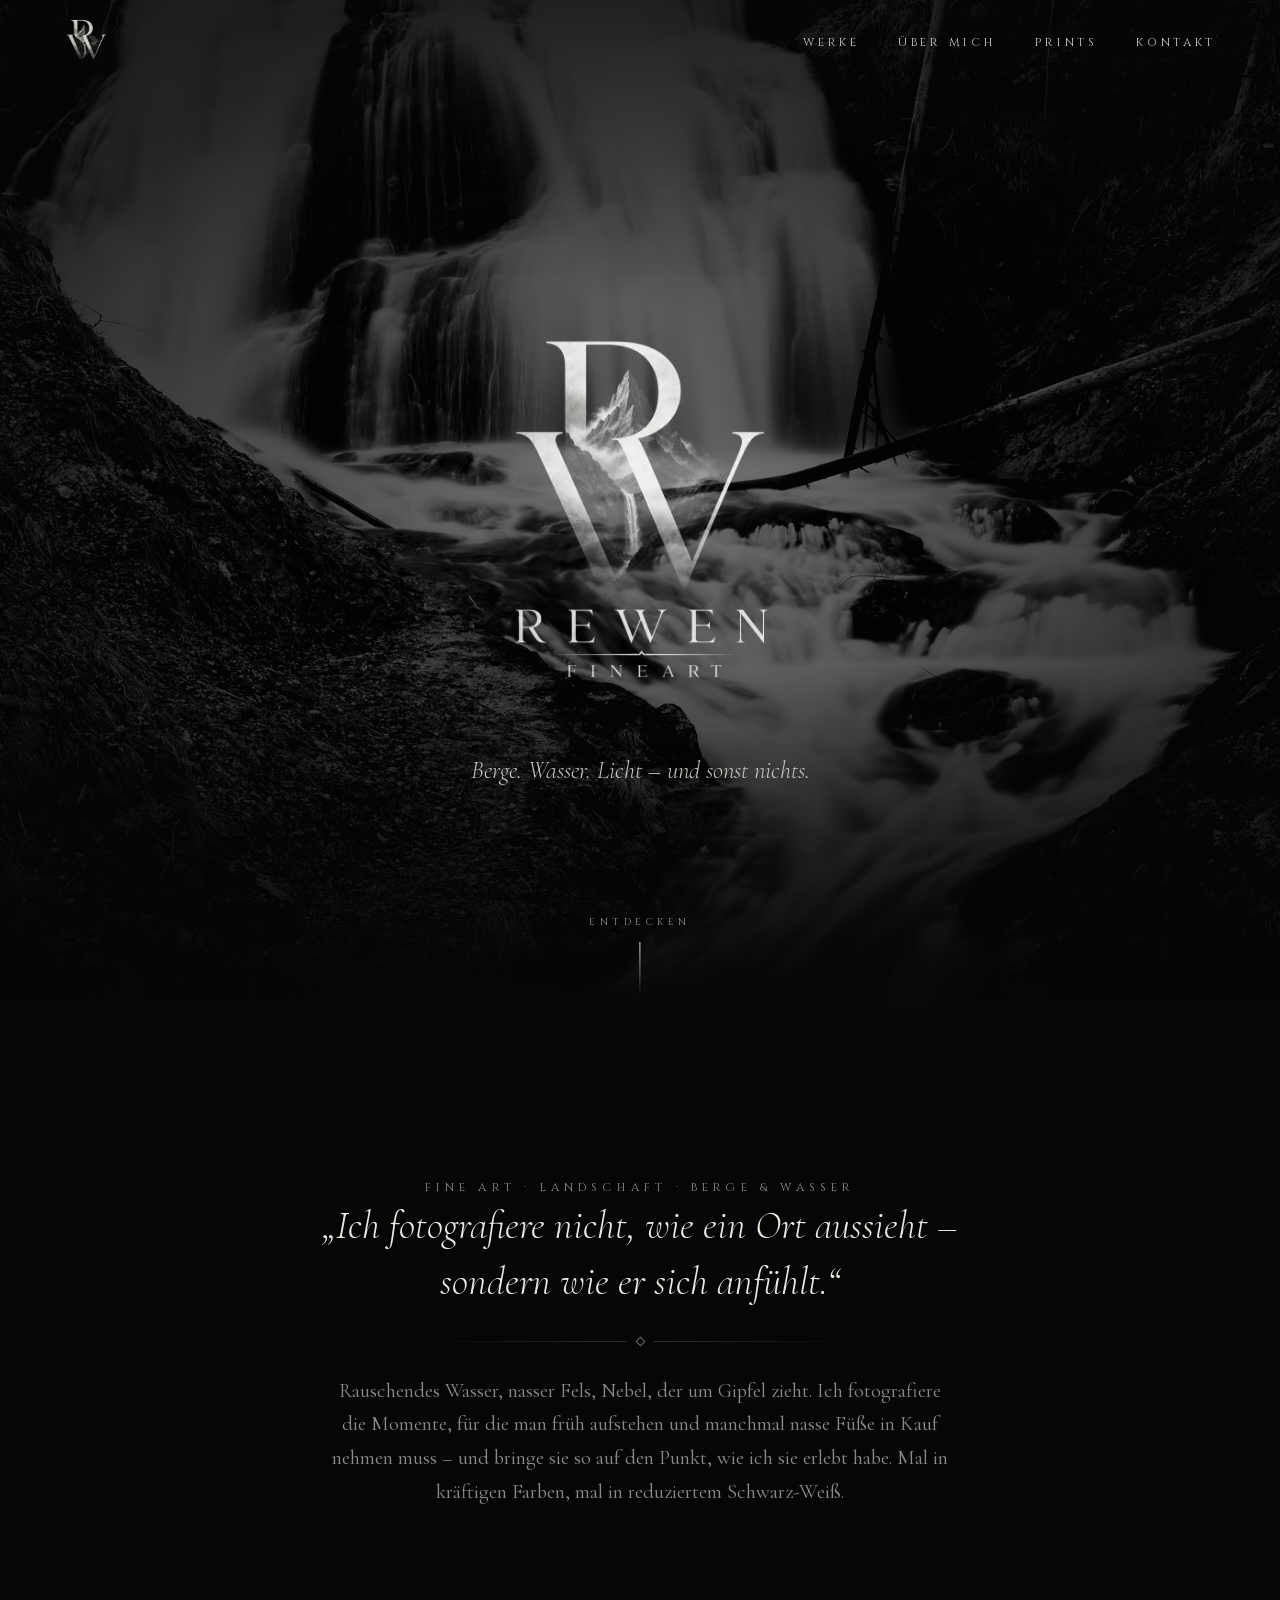
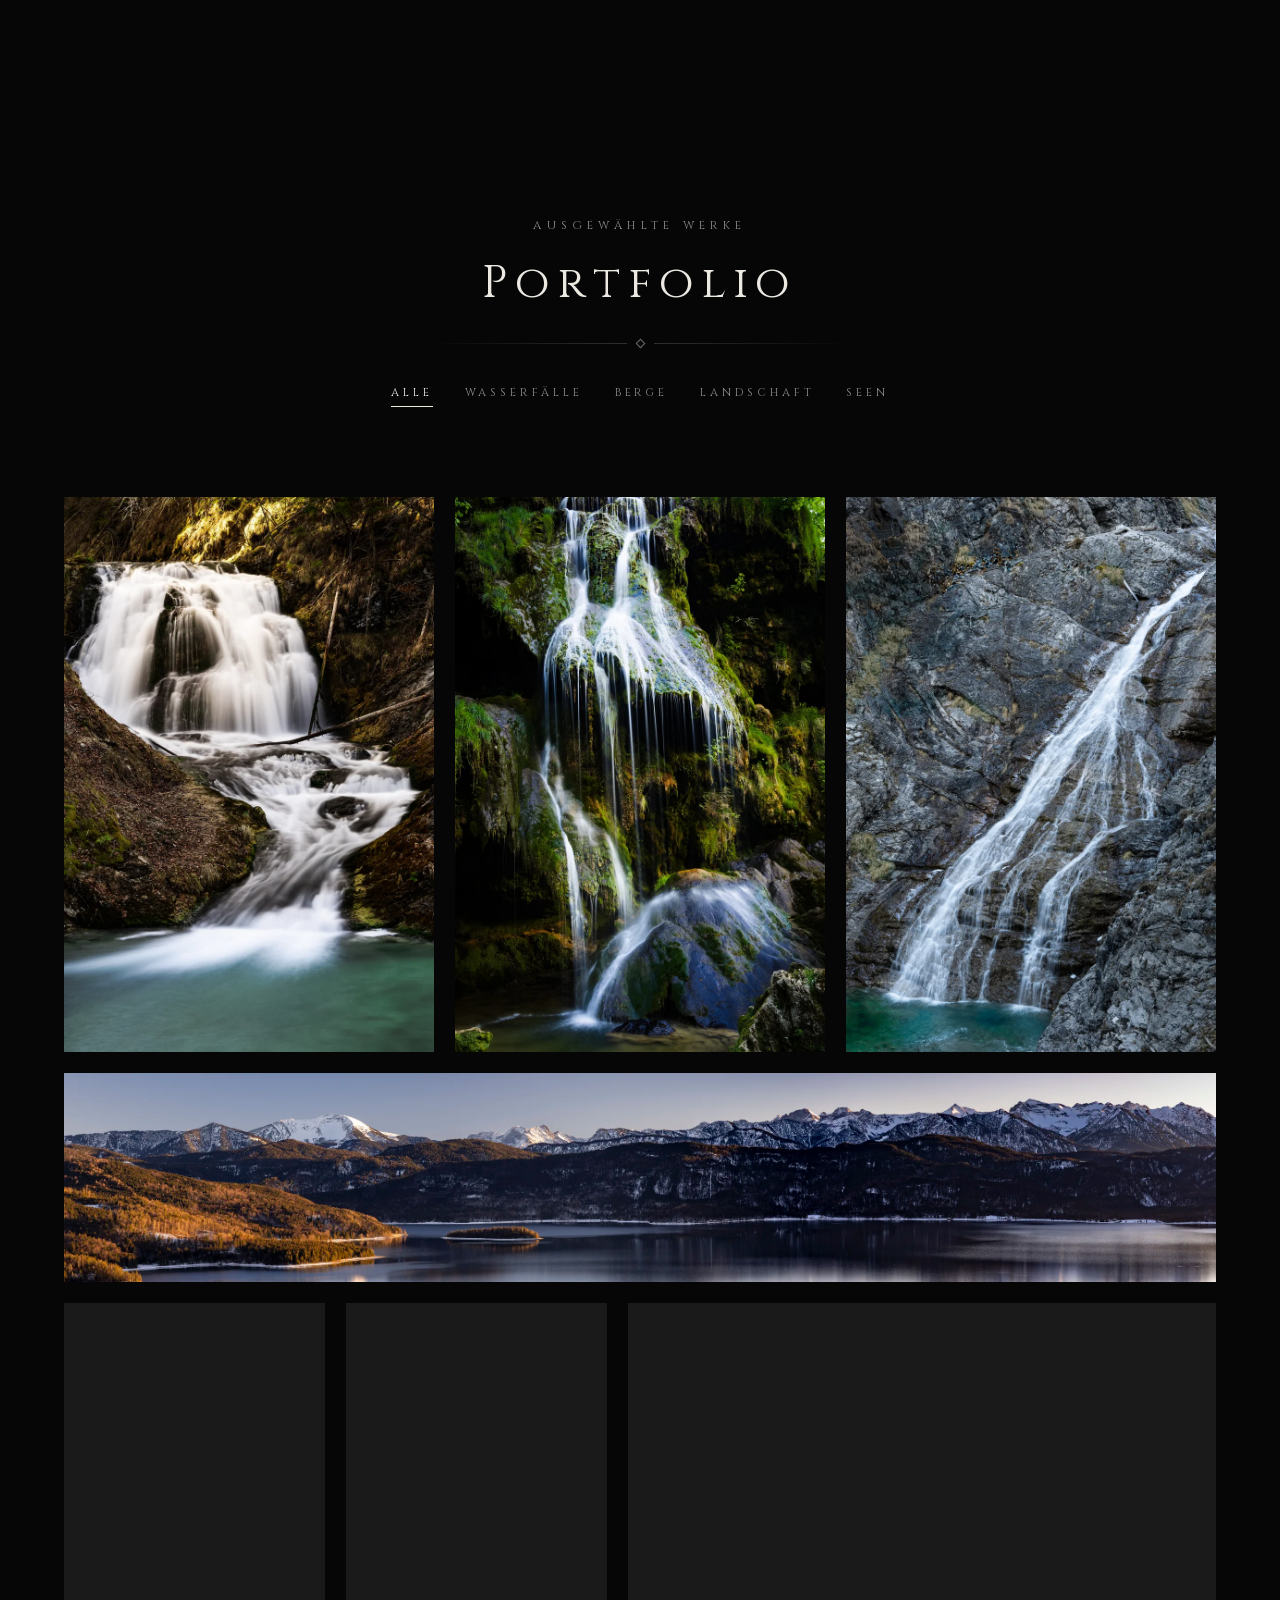
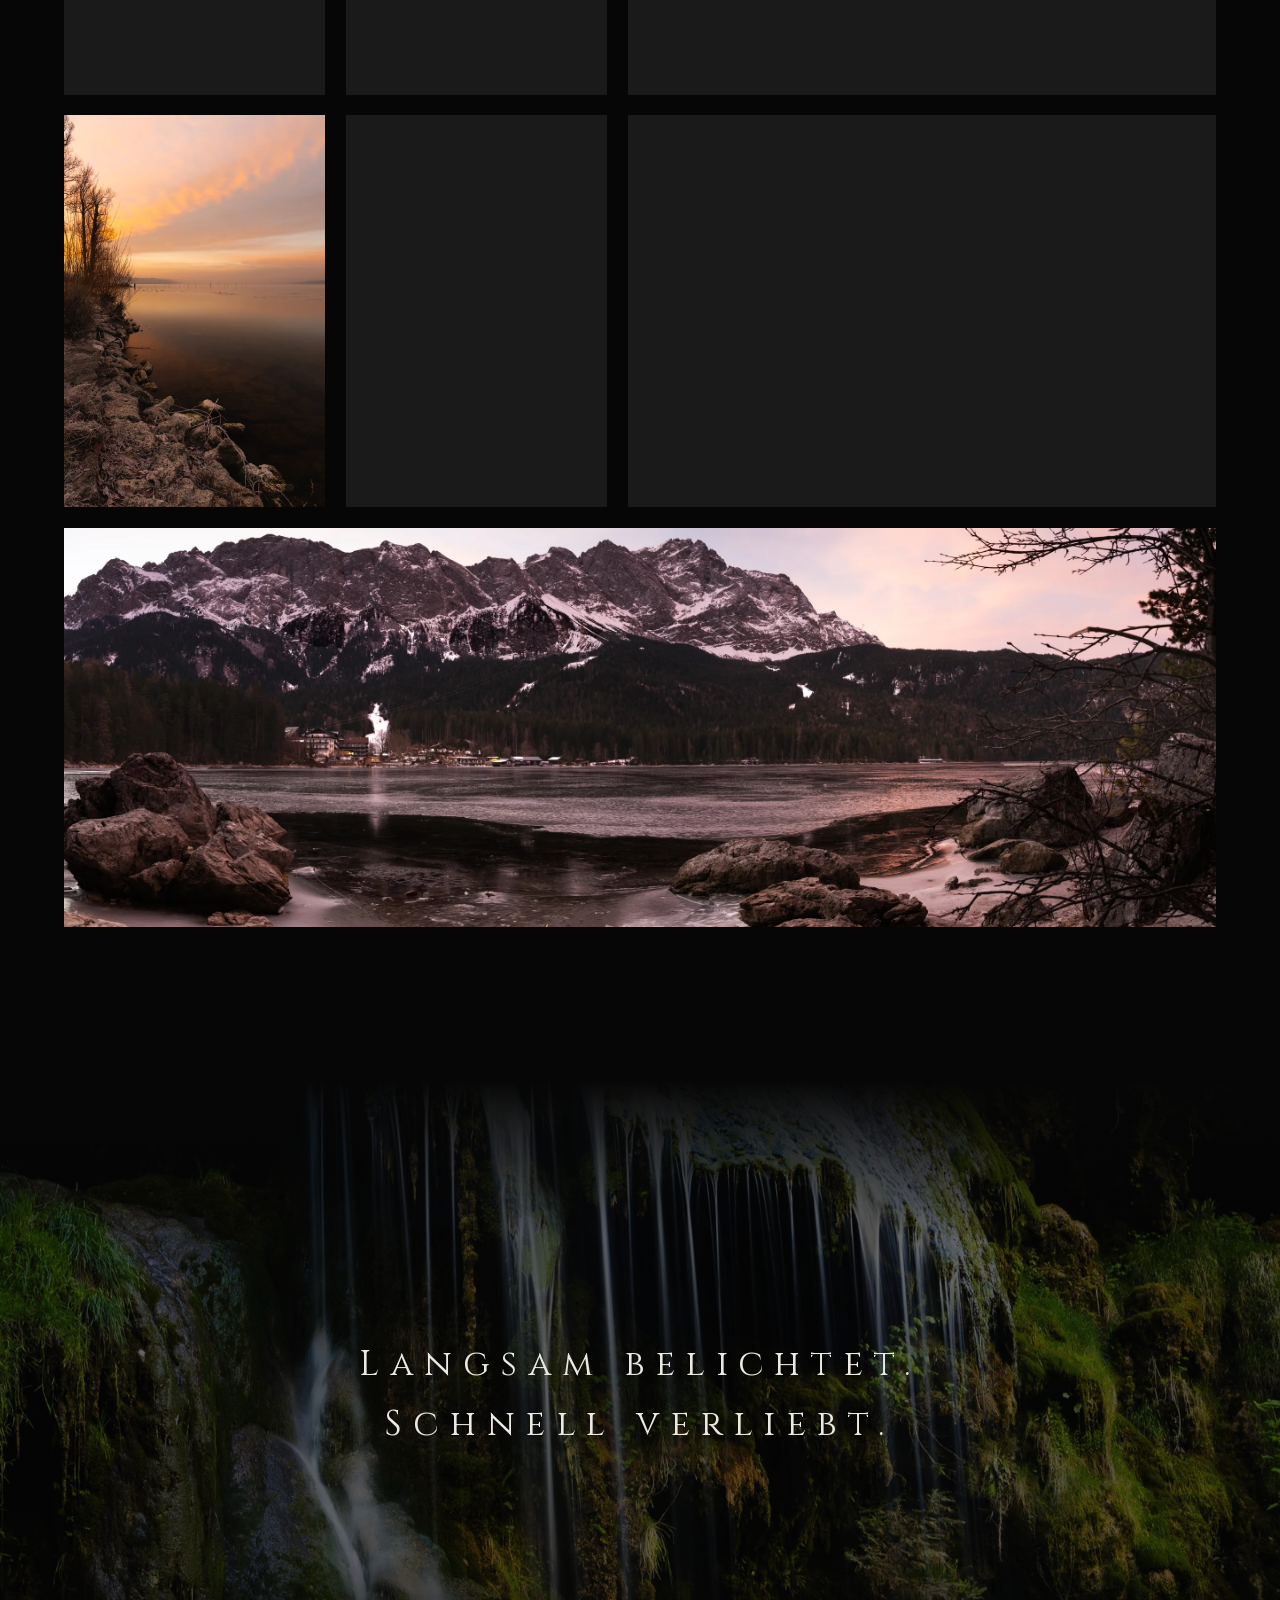
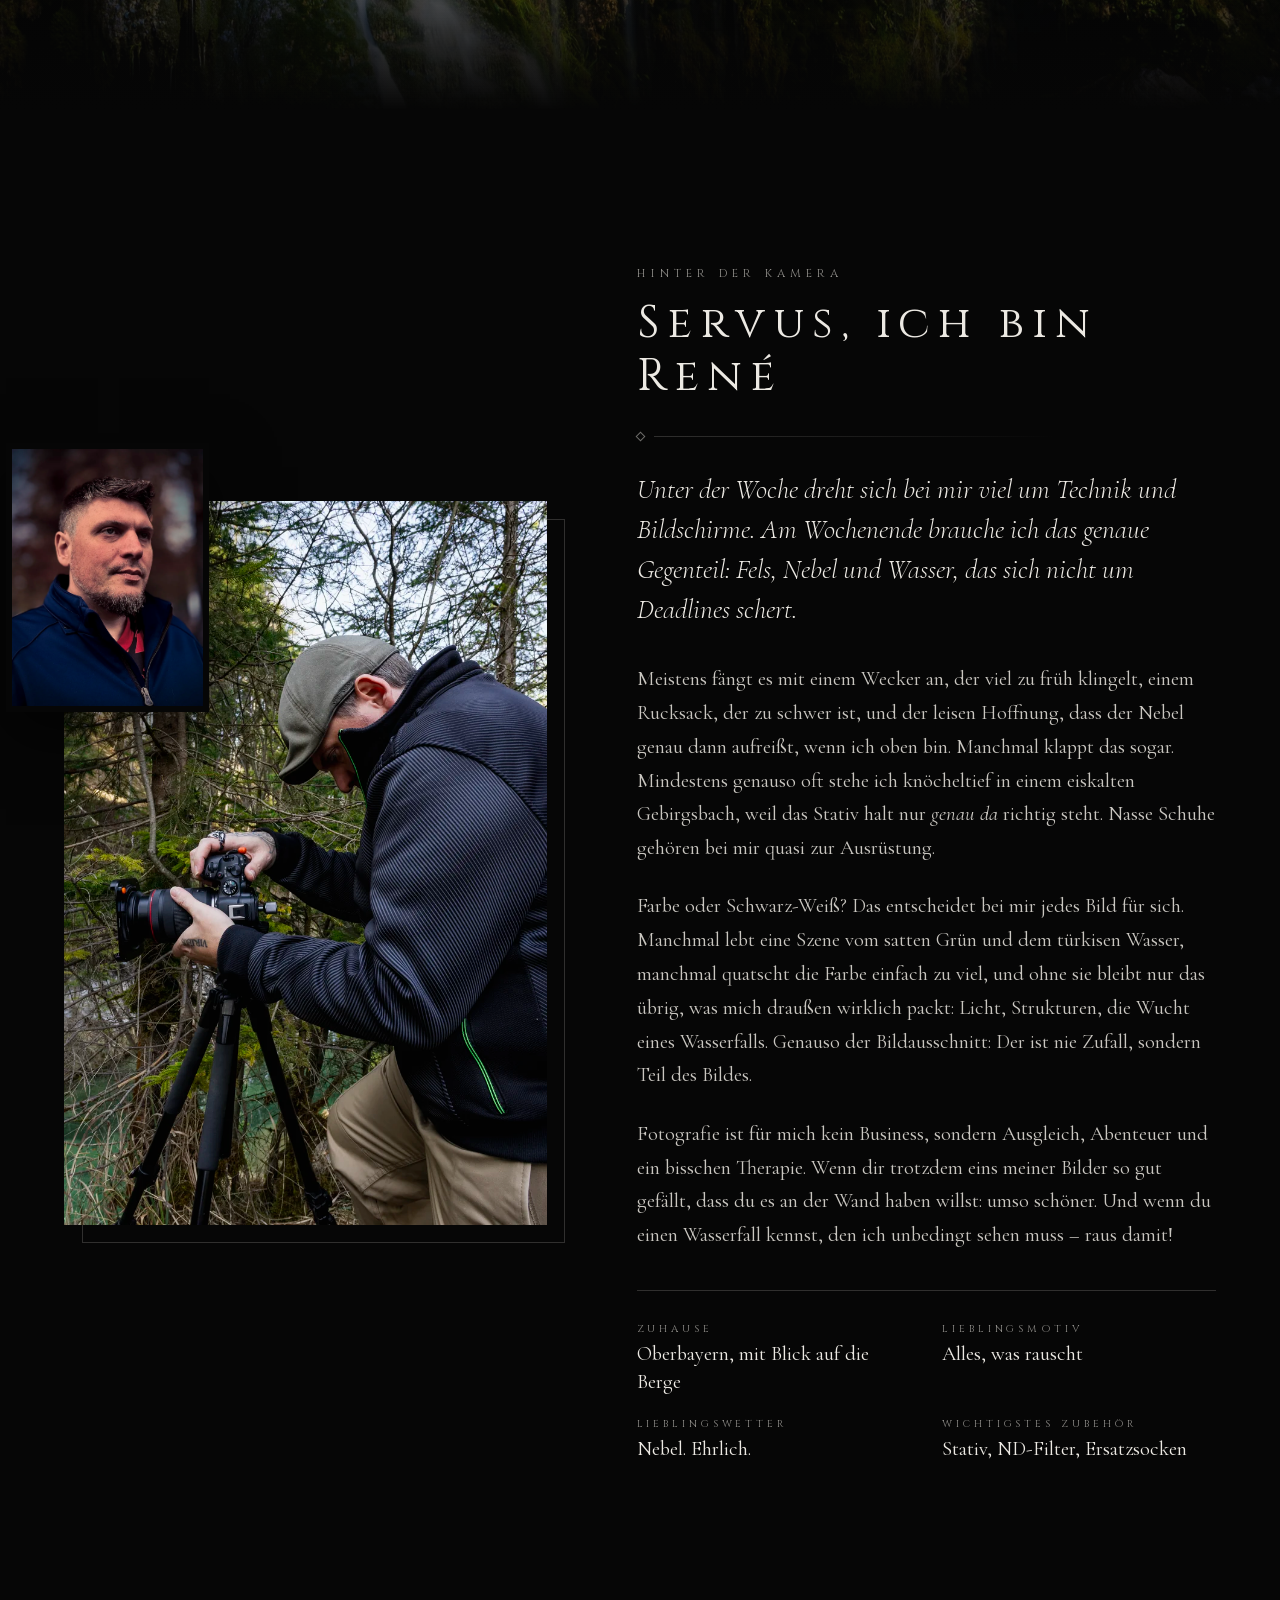
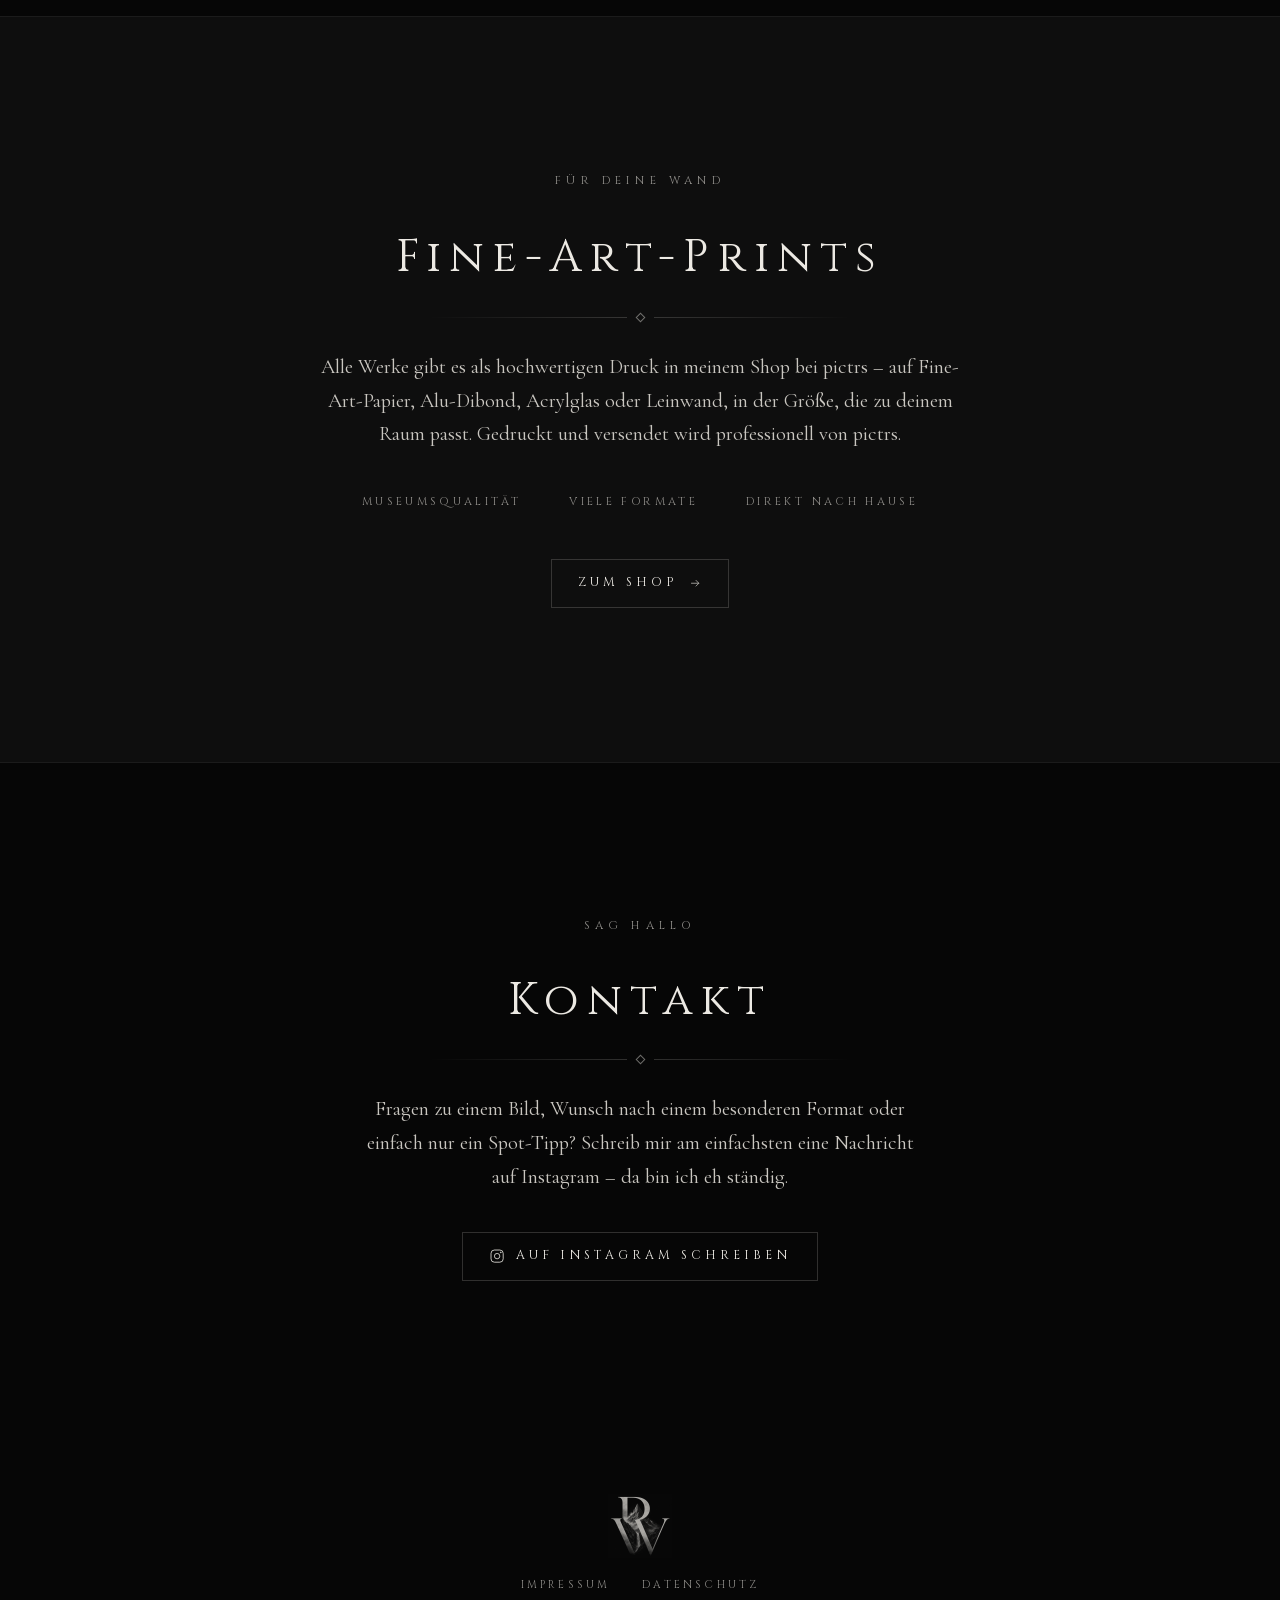
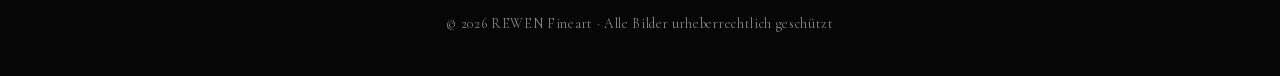
<file: index.html>
<!doctype html>
<html lang="de">
<head>
  <meta charset="utf-8">
  <meta name="viewport" content="width=device-width, initial-scale=1">
  <title>REWEN Fineart – Landschaftsfotografie aus den Bergen</title>
  <meta name="description" content="Fine-Art-Landschaftsfotografie in Farbe und Schwarz-Weiß: Berge, Wasserfälle und das Licht dazwischen. Werke von REWEN Fineart – auch als Druck erhältlich.">
  <meta name="theme-color" content="#060606">
  <link rel="icon" href="favicon.png" type="image/png">
  <link rel="apple-touch-icon" href="apple-touch-icon.png">

  <meta property="og:type" content="website">
  <meta property="og:title" content="REWEN Fineart">
  <meta property="og:description" content="Fine-Art-Fotografie aus den Bergen – Wasserfälle, Fels und Nebel.">
  <meta property="og:url" content="https://rewen-fineart.de/">
  <meta property="og:image" content="https://rewen-fineart.de/assets/img/og.jpg">
  <meta name="twitter:card" content="summary_large_image">
  <link rel="canonical" href="https://rewen-fineart.de/">

  <link rel="preload" href="assets/fonts/cinzel.woff2" as="font" type="font/woff2" crossorigin>
  <link rel="preload" href="assets/img/hero.webp" as="image">
  <link rel="stylesheet" href="assets/css/style.css">
</head>
<body>
  <a class="skip" href="#werke">Zu den Werken springen</a>

  <header class="nav">
    <a class="nav__brand" href="#top" aria-label="REWEN Fineart – nach oben">
      <img src="assets/img/monogram.png" alt="" width="44" height="44">
      <span>REWEN</span>
    </a>
    <button class="nav__toggle" aria-label="Menü" aria-expanded="false"><span></span><span></span></button>
    <ul class="nav__links">
      <li><a href="#werke">Werke</a></li>
      <li><a href="#about">Über mich</a></li>
      <li data-needs-shop><a href="#shop">Prints</a></li>
      <li data-needs-instagram><a href="#kontakt">Kontakt</a></li>
    </ul>
  </header>

  <main id="top">
    <!-- ===== Hero ===== -->
    <section class="hero" aria-label="Willkommen">
      <div class="hero__bg"><img src="assets/img/hero.webp" alt="" fetchpriority="high"></div>
      <div class="hero__content">
        <h1><img class="hero__logo" src="assets/img/logo.webp" alt="REWEN Fineart" width="1024" height="1024"></h1>
        <p class="hero__claim">Berge. Wasser. Licht – und sonst nichts.</p>
      </div>
      <a class="hero__scroll" href="#intro">Entdecken<i></i></a>
    </section>

    <!-- ===== Intro ===== -->
    <section class="intro" id="intro">
      <p class="eyebrow reveal">Fine Art · Landschaft · Berge &amp; Wasser</p>
      <blockquote class="reveal">„Ich fotografiere nicht, wie ein Ort aussieht –<br>sondern wie er sich anfühlt.“</blockquote>
      <div class="rule reveal"><span></span></div>
      <p class="reveal">Rauschendes Wasser, nasser Fels, Nebel, der um Gipfel zieht. Ich fotografiere die Momente, für die man früh aufstehen und manchmal nasse Füße in Kauf nehmen muss – und bringe sie so auf den Punkt, wie ich sie erlebt habe. Mal in kräftigen Farben, mal in reduziertem Schwarz-Weiß.</p>
    </section>

    <!-- ===== Galerie ===== -->
    <section id="werke" aria-labelledby="werke-title">
      <div class="section-head">
        <p class="eyebrow reveal">Ausgewählte Werke</p>
        <h2 id="werke-title" class="reveal">Portfolio</h2>
        <div class="rule reveal"><span></span></div>
        <div class="filters" role="group" aria-label="Kategorie filtern"></div>
      </div>
      <div class="gallery" id="gallery-grid"></div>
    </section>

    <!-- ===== Statement-Band ===== -->
    <div class="band" aria-hidden="true">
      <div class="band__bg" style="background-image:url('assets/img/moosvorhang.webp')"></div>
      <p class="reveal">Langsam belichtet.<br>Schnell verliebt.</p>
    </div>

    <!-- ===== Über mich ===== -->
    <section id="about" aria-labelledby="about-title">
      <div class="about">
        <div class="about__img reveal">
          <img src="assets/img/rene-am-stativ-thumb.webp" alt="René beim Fotografieren mit Kamera und Stativ im Wald" loading="lazy" width="800" height="1200">
          <img class="about__inset" src="assets/img/rene-portrait-thumb.webp" alt="Porträt von René im Wald" loading="lazy" width="891" height="1200">
        </div>
        <div class="about__text">
          <p class="eyebrow reveal">Hinter der Kamera</p>
          <h2 id="about-title" class="reveal">Servus, ich bin René</h2>
          <div class="rule left reveal"><span></span></div>

          <p class="lead reveal">Unter der Woche dreht sich bei mir viel um Technik und Bildschirme. Am Wochenende brauche ich das genaue Gegenteil: Fels, Nebel und Wasser, das sich nicht um Deadlines schert.</p>

          <p class="reveal">Meistens fängt es mit einem Wecker an, der viel zu früh klingelt, einem Rucksack, der zu schwer ist, und der leisen Hoffnung, dass der Nebel genau dann aufreißt, wenn ich oben bin. Manchmal klappt das sogar. Mindestens genauso oft stehe ich knöcheltief in einem eiskalten Gebirgsbach, weil das Stativ halt nur <em>genau da</em> richtig steht. Nasse Schuhe gehören bei mir quasi zur Ausrüstung.</p>

          <p class="reveal">Farbe oder Schwarz-Weiß? Das entscheidet bei mir jedes Bild für sich. Manchmal lebt eine Szene vom satten Grün und dem türkisen Wasser, manchmal quatscht die Farbe einfach zu viel, und ohne sie bleibt nur das übrig, was mich draußen wirklich packt: Licht, Strukturen, die Wucht eines Wasserfalls. Genauso der Bildausschnitt: Der ist nie Zufall, sondern Teil des Bildes.</p>

          <p class="reveal">Fotografie ist für mich kein Business, sondern Ausgleich, Abenteuer und ein bisschen Therapie. Wenn dir trotzdem eins meiner Bilder so gut gefällt, dass du es an der Wand haben willst: umso schöner. Und wenn du einen Wasserfall kennst, den ich unbedingt sehen muss – raus damit!</p>

          <ul class="facts reveal">
            <li><span>Zuhause</span>Oberbayern, mit Blick auf die Berge</li>
            <li><span>Lieblingsmotiv</span>Alles, was rauscht</li>
            <li><span>Lieblingswetter</span>Nebel. Ehrlich.</li>
            <li><span>Wichtigstes Zubehör</span>Stativ, ND-Filter, Ersatzsocken</li>
          </ul>
        </div>
      </div>
    </section>

    <!-- ===== Shop ===== -->
    <section class="shop" id="shop" data-needs-shop aria-labelledby="shop-title">
      <p class="eyebrow reveal">Für deine Wand</p>
      <h2 id="shop-title" class="reveal">Fine-Art-Prints</h2>
      <div class="rule reveal"><span></span></div>
      <p class="reveal">Alle Werke gibt es als hochwertigen Druck in meinem Shop bei pictrs – auf Fine-Art-Papier, Alu-Dibond, Acrylglas oder Leinwand, in der Größe, die zu deinem Raum passt. Gedruckt und versendet wird professionell von pictrs.</p>
      <ul class="shop__perks reveal">
        <li>Museumsqualität</li>
        <li>Viele Formate</li>
        <li>Direkt nach Hause</li>
      </ul>
      <a class="btn reveal" data-shop href="#" target="_blank" rel="noopener">Zum Shop
        <svg viewBox="0 0 24 24" fill="none" stroke="currentColor" stroke-width="1.2"><path d="M4 12h15M13 6l6 6-6 6"/></svg>
      </a>
    </section>

    <!-- ===== Kontakt ===== -->
    <section class="contact" id="kontakt" data-needs-instagram aria-labelledby="kontakt-title">
      <p class="eyebrow reveal">Sag Hallo</p>
      <h2 id="kontakt-title" class="reveal">Kontakt</h2>
      <div class="rule reveal"><span></span></div>
      <p class="reveal">Fragen zu einem Bild, Wunsch nach einem besonderen Format oder einfach nur ein Spot-Tipp? Schreib mir am einfachsten eine Nachricht auf Instagram – da bin ich eh ständig.</p>
      <div class="contact__links reveal">
        <a class="btn" data-instagram href="#" target="_blank" rel="noopener">
          <svg viewBox="0 0 24 24" fill="none" stroke="currentColor" stroke-width="1.2"><rect x="3" y="3" width="18" height="18" rx="5"/><circle cx="12" cy="12" r="4"/><circle cx="17.5" cy="6.5" r=".6" fill="currentColor"/></svg>
          Auf Instagram schreiben</a>
      </div>
    </section>
  </main>

  <footer>
    <img src="assets/img/monogram.png" alt="" width="64" height="64">
    <nav aria-label="Rechtliches">
      <a href="impressum.html">Impressum</a>
      <a href="datenschutz.html">Datenschutz</a>
    </nav>
    <small>© <span class="year">2026</span> REWEN Fineart · Alle Bilder urheberrechtlich geschützt</small>
  </footer>

  <script src="assets/js/gallery.js"></script>
  <script src="assets/js/main.js"></script>
</body>
</html>
</file>
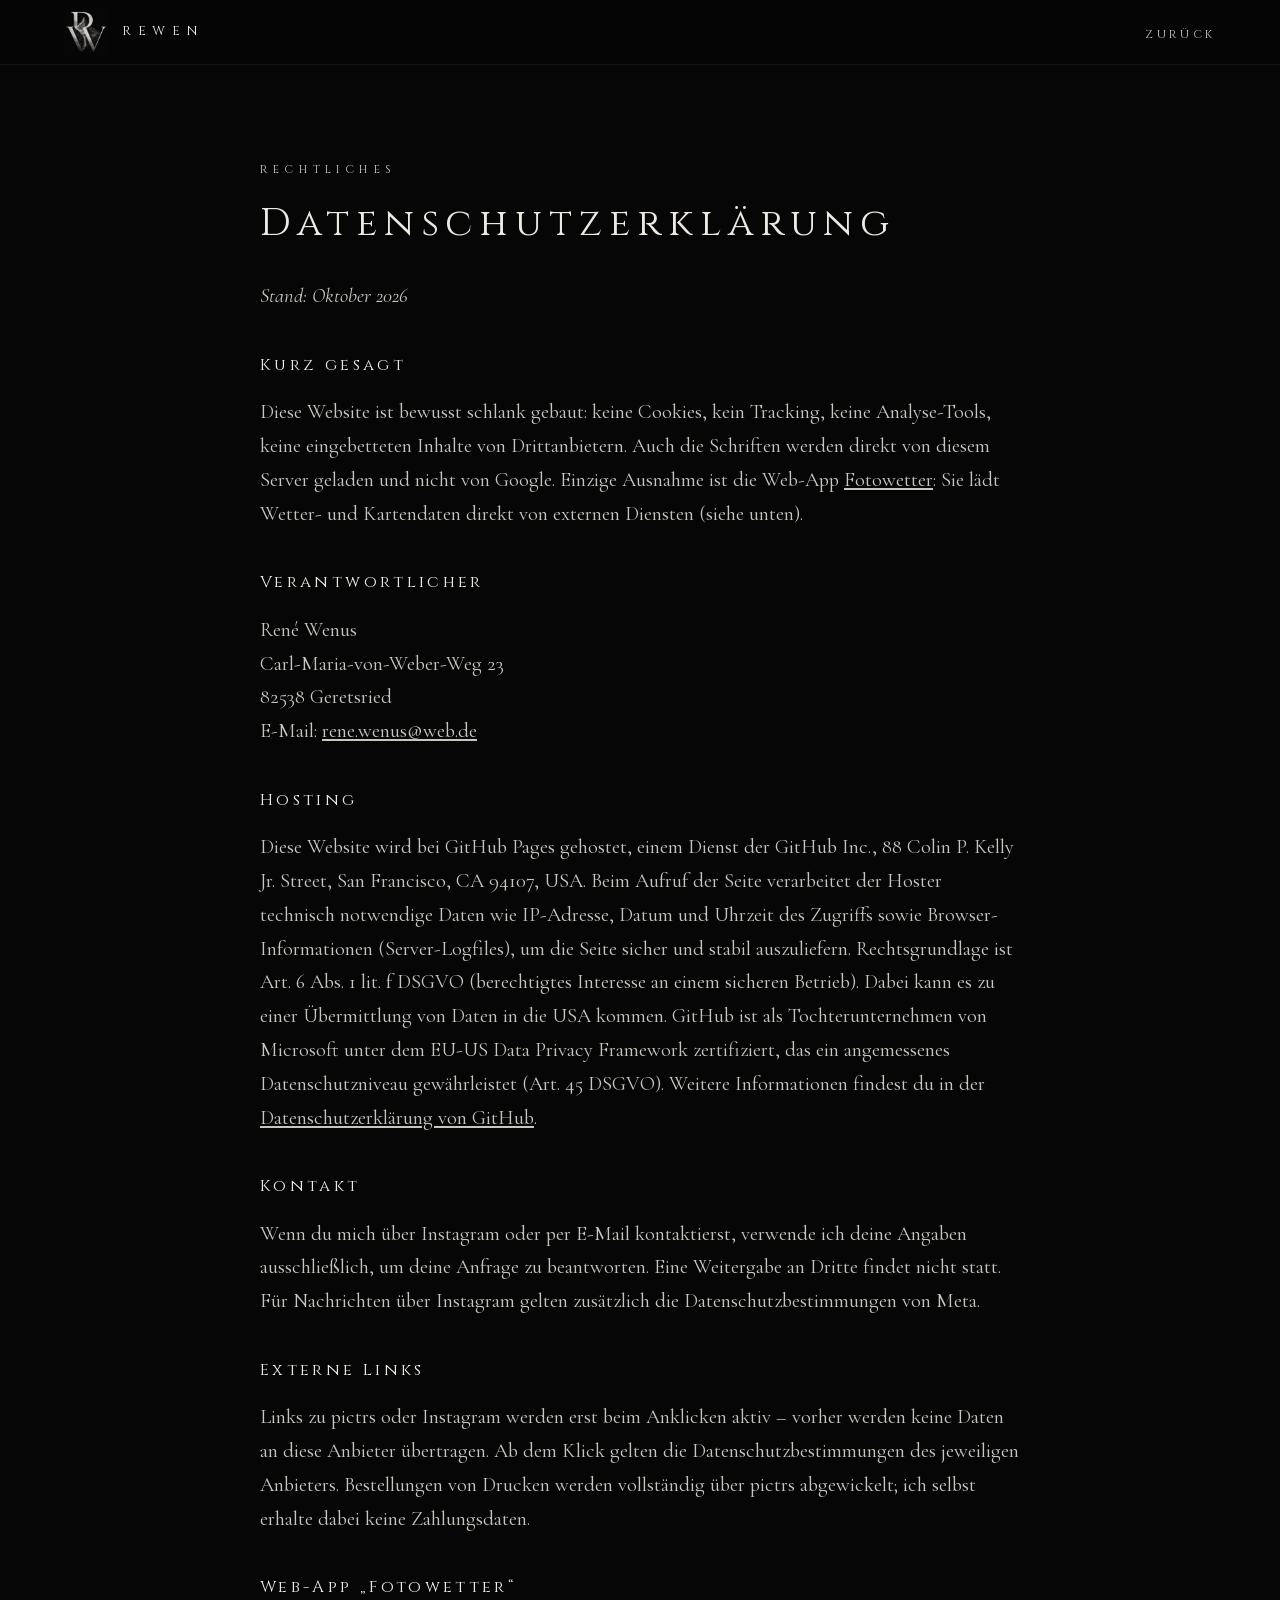
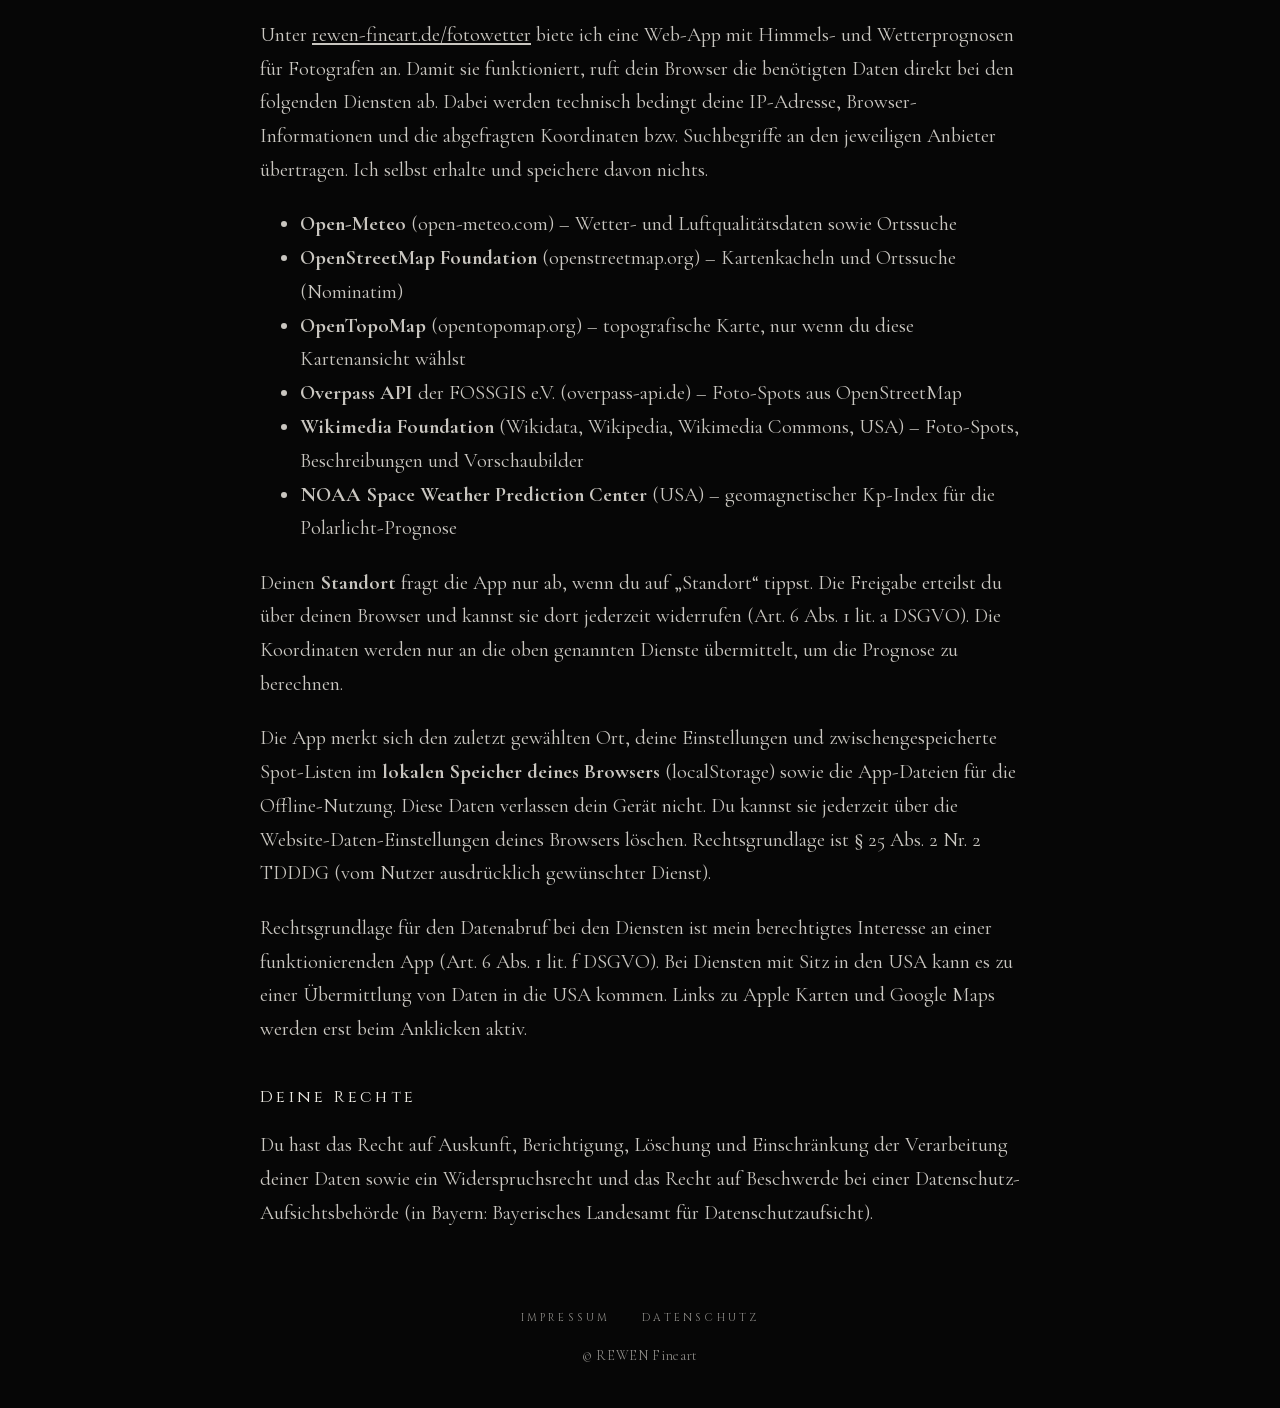
<file: datenschutz.html>
<!doctype html>
<html lang="de">
<head>
  <meta charset="utf-8">
  <meta name="viewport" content="width=device-width, initial-scale=1">
  <title>Datenschutz – REWEN Fineart</title>
  <meta name="robots" content="noindex">
  <link rel="icon" href="favicon.png" type="image/png">
  <link rel="stylesheet" href="assets/css/style.css">
</head>
<body>
  <header class="nav scrolled">
    <a class="nav__brand" href="index.html" aria-label="Zur Startseite">
      <img src="assets/img/monogram.png" alt="" width="44" height="44"><span>REWEN</span>
    </a>
    <ul class="nav__links" style="position:static;opacity:1;pointer-events:auto;flex-direction:row;background:none">
      <li><a href="index.html">Zurück</a></li>
    </ul>
  </header>
  <main class="legal">
    <p class="eyebrow">Rechtliches</p>
    <h1>Datenschutz&shy;erklärung</h1>
    <p><em>Stand: Oktober 2026</em></p>
    <h2>Kurz gesagt</h2>
    <p>Diese Website ist bewusst schlank gebaut: keine Cookies, kein Tracking, keine Analyse-Tools, keine eingebetteten Inhalte von Drittanbietern. Auch die Schriften werden direkt von diesem Server geladen und nicht von Google. Einzige Ausnahme ist die Web-App <a href="fotowetter/">Fotowetter</a>: Sie lädt Wetter- und Kartendaten direkt von externen Diensten (siehe unten).</p>
    <h2>Verantwortlicher</h2>
    <p>René Wenus<br>Carl-Maria-von-Weber-Weg 23<br>82538 Geretsried<br>E-Mail: <a href="mailto:rene.wenus@web.de">rene.wenus@web.de</a></p>
    <h2>Hosting</h2>
    <p>Diese Website wird bei GitHub Pages gehostet, einem Dienst der GitHub Inc., 88 Colin P. Kelly Jr. Street, San Francisco, CA 94107, USA. Beim Aufruf der Seite verarbeitet der Hoster technisch notwendige Daten wie IP-Adresse, Datum und Uhrzeit des Zugriffs sowie Browser-Informationen (Server-Logfiles), um die Seite sicher und stabil auszuliefern. Rechtsgrundlage ist Art. 6 Abs. 1 lit. f DSGVO (berechtigtes Interesse an einem sicheren Betrieb). Dabei kann es zu einer Übermittlung von Daten in die USA kommen. GitHub ist als Tochterunternehmen von Microsoft unter dem EU-US Data Privacy Framework zertifiziert, das ein angemessenes Datenschutzniveau gewährleistet (Art. 45 DSGVO). Weitere Informationen findest du in der <a href="https://docs.github.com/de/site-policy/privacy-policies/github-general-privacy-statement" target="_blank" rel="noopener">Datenschutzerklärung von GitHub</a>.</p>
    <h2>Kontakt</h2>
    <p>Wenn du mich über Instagram oder per E-Mail kontaktierst, verwende ich deine Angaben ausschließlich, um deine Anfrage zu beantworten. Eine Weitergabe an Dritte findet nicht statt. Für Nachrichten über Instagram gelten zusätzlich die Datenschutzbestimmungen von Meta.</p>
    <h2>Externe Links</h2>
    <p>Links zu pictrs oder Instagram werden erst beim Anklicken aktiv – vorher werden keine Daten an diese Anbieter übertragen. Ab dem Klick gelten die Datenschutzbestimmungen des jeweiligen Anbieters. Bestellungen von Drucken werden vollständig über pictrs abgewickelt; ich selbst erhalte dabei keine Zahlungsdaten.</p>
    <h2 id="fotowetter">Web-App „Fotowetter“</h2>
    <p>Unter <a href="fotowetter/">rewen-fineart.de/fotowetter</a> biete ich eine Web-App mit Himmels- und Wetterprognosen für Fotografen an. Damit sie funktioniert, ruft dein Browser die benötigten Daten direkt bei den folgenden Diensten ab. Dabei werden technisch bedingt deine IP-Adresse, Browser-Informationen und die abgefragten Koordinaten bzw. Suchbegriffe an den jeweiligen Anbieter übertragen. Ich selbst erhalte und speichere davon nichts.</p>
    <ul>
      <li><b>Open-Meteo</b> (open-meteo.com) – Wetter- und Luftqualitätsdaten sowie Ortssuche</li>
      <li><b>OpenStreetMap Foundation</b> (openstreetmap.org) – Kartenkacheln und Ortssuche (Nominatim)</li>
      <li><b>OpenTopoMap</b> (opentopomap.org) – topografische Karte, nur wenn du diese Kartenansicht wählst</li>
      <li><b>Overpass API</b> der FOSSGIS e.V. (overpass-api.de) – Foto-Spots aus OpenStreetMap</li>
      <li><b>Wikimedia Foundation</b> (Wikidata, Wikipedia, Wikimedia Commons, USA) – Foto-Spots, Beschreibungen und Vorschaubilder</li>
      <li><b>NOAA Space Weather Prediction Center</b> (USA) – geomagnetischer Kp-Index für die Polarlicht-Prognose</li>
    </ul>
    <p>Deinen <b>Standort</b> fragt die App nur ab, wenn du auf „Standort“ tippst. Die Freigabe erteilst du über deinen Browser und kannst sie dort jederzeit widerrufen (Art. 6 Abs. 1 lit. a DSGVO). Die Koordinaten werden nur an die oben genannten Dienste übermittelt, um die Prognose zu berechnen.</p>
    <p>Die App merkt sich den zuletzt gewählten Ort, deine Einstellungen und zwischengespeicherte Spot-Listen im <b>lokalen Speicher deines Browsers</b> (localStorage) sowie die App-Dateien für die Offline-Nutzung. Diese Daten verlassen dein Gerät nicht. Du kannst sie jederzeit über die Website-Daten-Einstellungen deines Browsers löschen. Rechtsgrundlage ist § 25 Abs. 2 Nr. 2 TDDDG (vom Nutzer ausdrücklich gewünschter Dienst).</p>
    <p>Rechtsgrundlage für den Datenabruf bei den Diensten ist mein berechtigtes Interesse an einer funktionierenden App (Art. 6 Abs. 1 lit. f DSGVO). Bei Diensten mit Sitz in den USA kann es zu einer Übermittlung von Daten in die USA kommen. Links zu Apple Karten und Google Maps werden erst beim Anklicken aktiv.</p>
    <h2>Deine Rechte</h2>
    <p>Du hast das Recht auf Auskunft, Berichtigung, Löschung und Einschränkung der Verarbeitung deiner Daten sowie ein Widerspruchsrecht und das Recht auf Beschwerde bei einer Datenschutz-Aufsichtsbehörde (in Bayern: Bayerisches Landesamt für Datenschutzaufsicht).</p>
  </main>
  <footer>
    <nav aria-label="Rechtliches"><a href="impressum.html">Impressum</a><a href="datenschutz.html">Datenschutz</a></nav>
    <small>© REWEN Fineart</small>
  </footer>
</body>
</html>
</file>
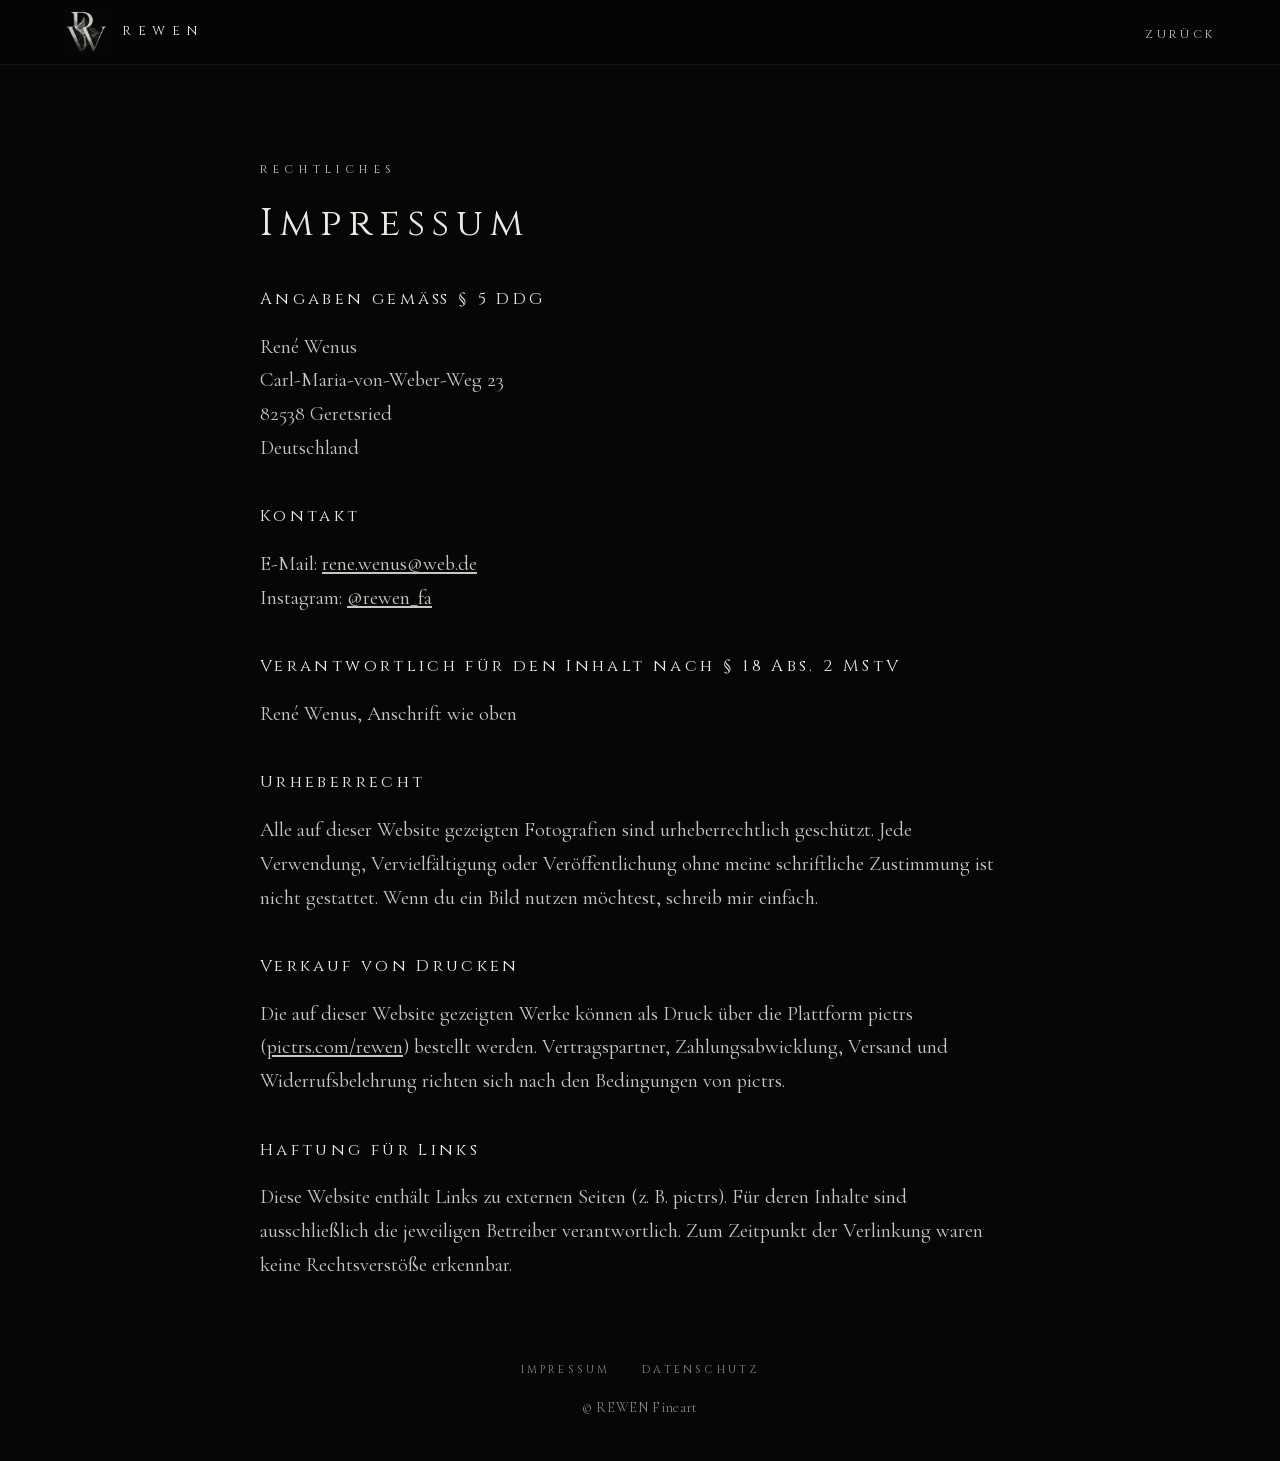
<file: impressum.html>
<!doctype html>
<html lang="de">
<head>
  <meta charset="utf-8">
  <meta name="viewport" content="width=device-width, initial-scale=1">
  <title>Impressum – REWEN Fineart</title>
  <meta name="robots" content="noindex">
  <link rel="icon" href="favicon.png" type="image/png">
  <link rel="stylesheet" href="assets/css/style.css">
</head>
<body>
  <header class="nav scrolled">
    <a class="nav__brand" href="index.html" aria-label="Zur Startseite">
      <img src="assets/img/monogram.png" alt="" width="44" height="44"><span>REWEN</span>
    </a>
    <ul class="nav__links" style="position:static;opacity:1;pointer-events:auto;flex-direction:row;background:none">
      <li><a href="index.html">Zurück</a></li>
    </ul>
  </header>
  <main class="legal">
    <p class="eyebrow">Rechtliches</p>
    <h1>Impressum</h1>
    <h2>Angaben gemäß § 5 DDG</h2>
    <p>René Wenus<br>Carl-Maria-von-Weber-Weg 23<br>82538 Geretsried<br>Deutschland</p>
    <h2>Kontakt</h2>
    <p>E-Mail: <a href="mailto:rene.wenus@web.de">rene.wenus@web.de</a><br>Instagram: <a href="https://www.instagram.com/rewen_fa/" target="_blank" rel="noopener">@rewen_fa</a></p>
    <h2>Verantwortlich für den Inhalt nach § 18 Abs. 2 MStV</h2>
    <p>René Wenus, Anschrift wie oben</p>
    <h2>Urheberrecht</h2>
    <p>Alle auf dieser Website gezeigten Fotografien sind urheberrechtlich geschützt. Jede Verwendung, Vervielfältigung oder Veröffentlichung ohne meine schriftliche Zustimmung ist nicht gestattet. Wenn du ein Bild nutzen möchtest, schreib mir einfach.</p>
    <h2>Verkauf von Drucken</h2>
    <p>Die auf dieser Website gezeigten Werke können als Druck über die Plattform pictrs (<a href="https://www.pictrs.com/rewen" target="_blank" rel="noopener">pictrs.com/rewen</a>) bestellt werden. Vertragspartner, Zahlungsabwicklung, Versand und Widerrufsbelehrung richten sich nach den Bedingungen von pictrs.</p>
    <h2>Haftung für Links</h2>
    <p>Diese Website enthält Links zu externen Seiten (z.&nbsp;B. pictrs). Für deren Inhalte sind ausschließlich die jeweiligen Betreiber verantwortlich. Zum Zeitpunkt der Verlinkung waren keine Rechtsverstöße erkennbar.</p>
  </main>
  <footer>
    <nav aria-label="Rechtliches"><a href="impressum.html">Impressum</a><a href="datenschutz.html">Datenschutz</a></nav>
    <small>© REWEN Fineart</small>
  </footer>
</body>
</html>
</file>
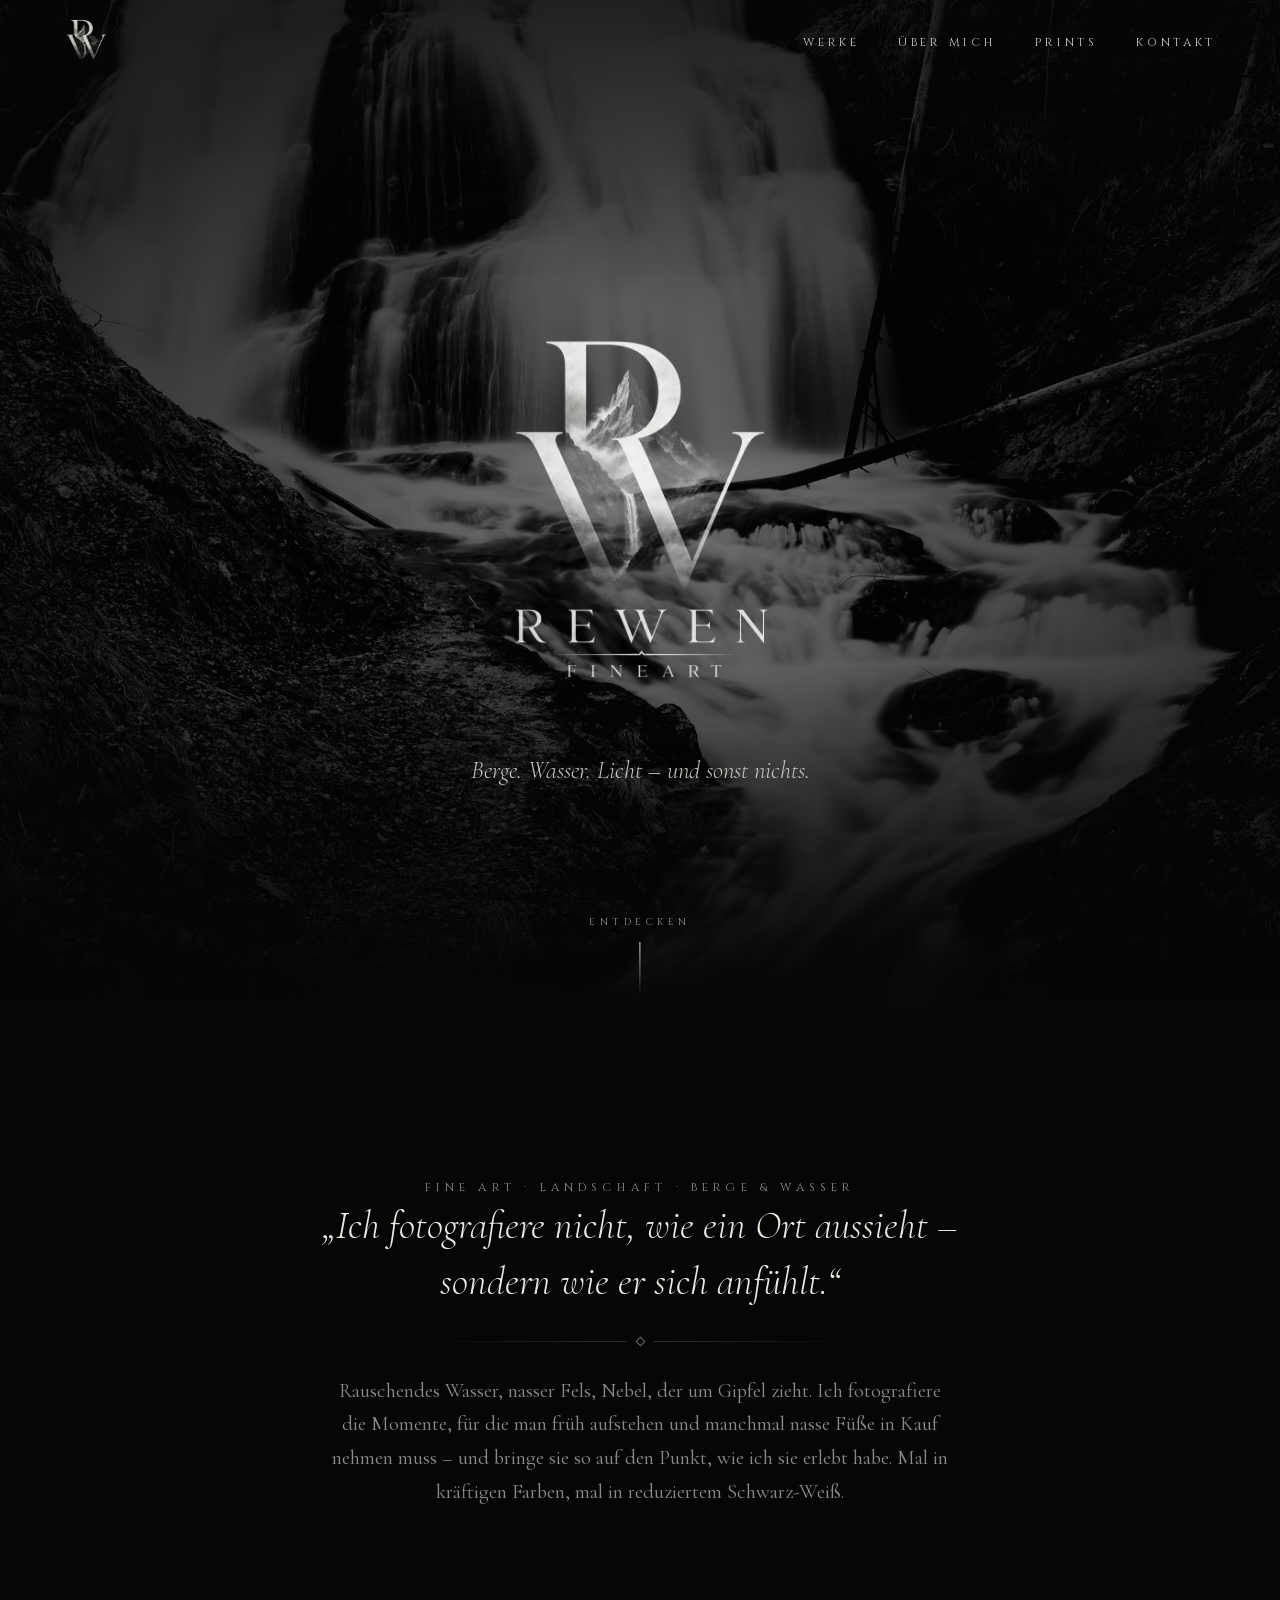
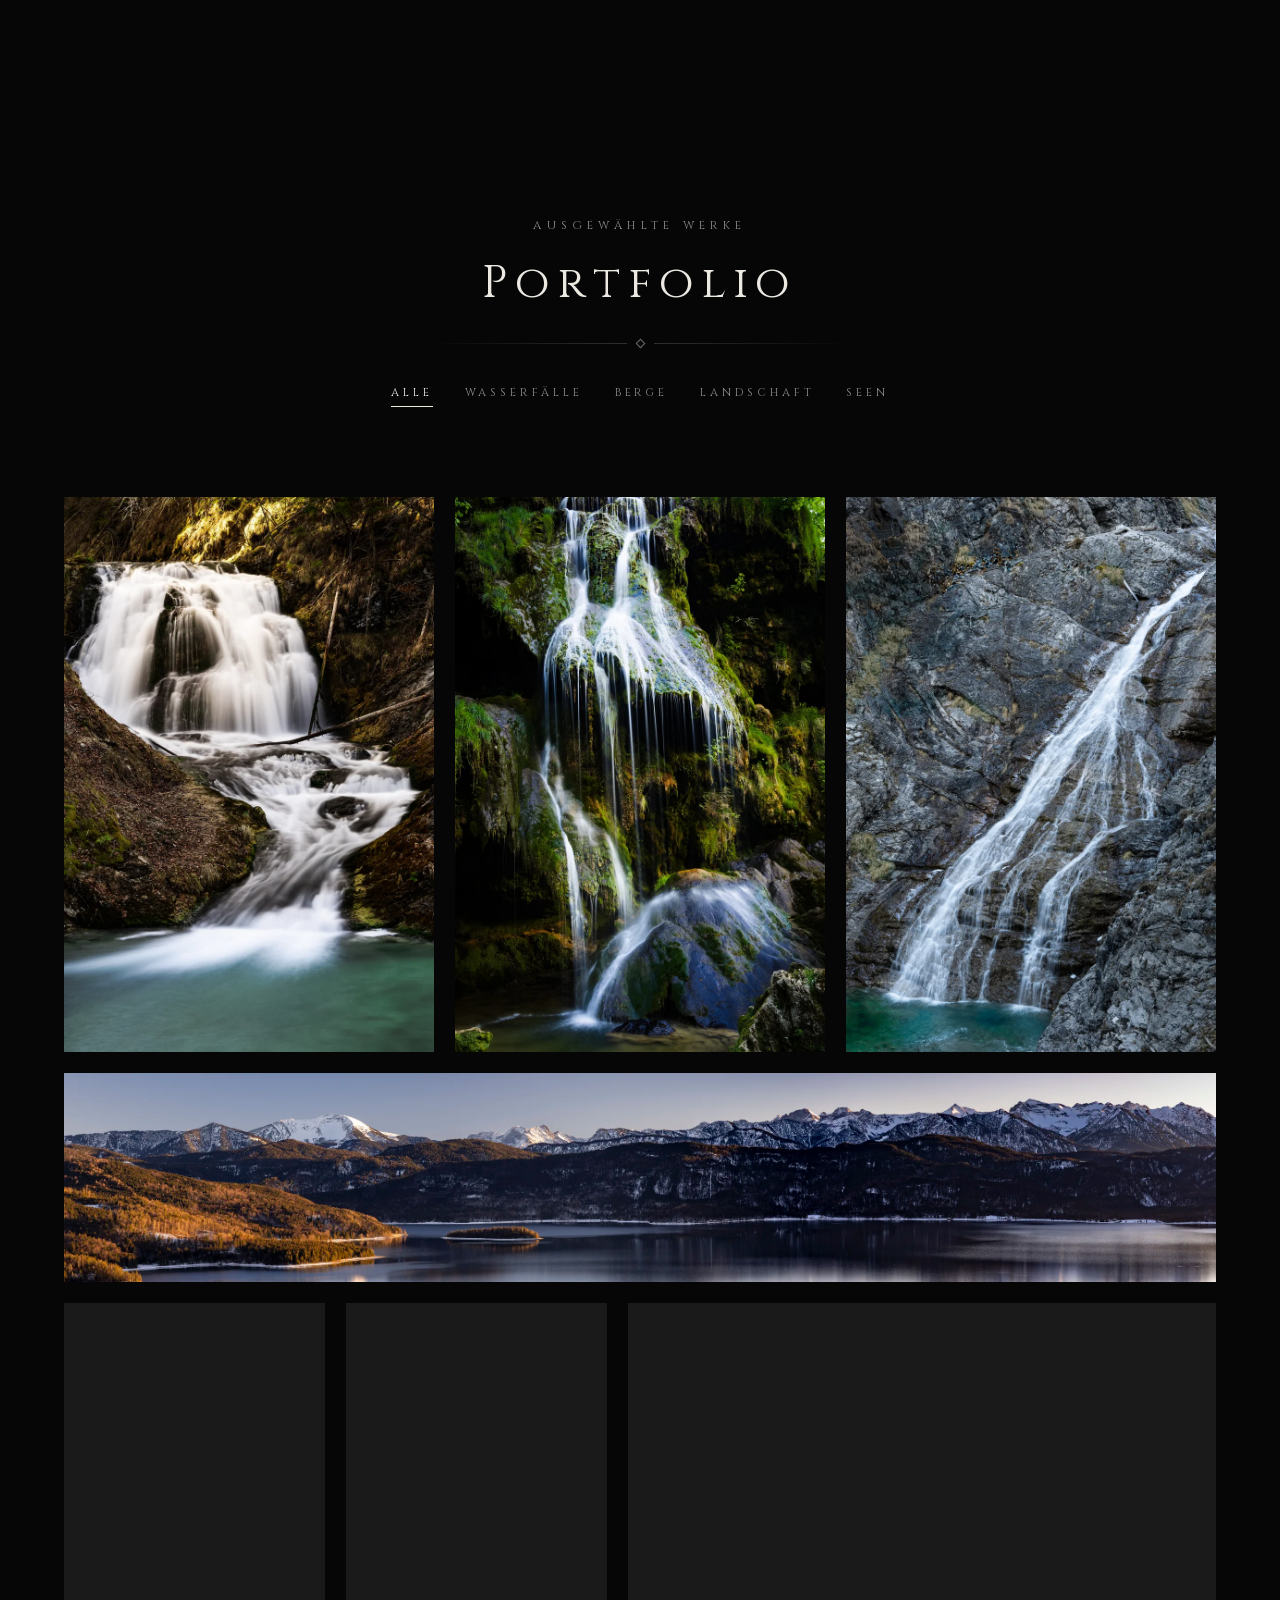
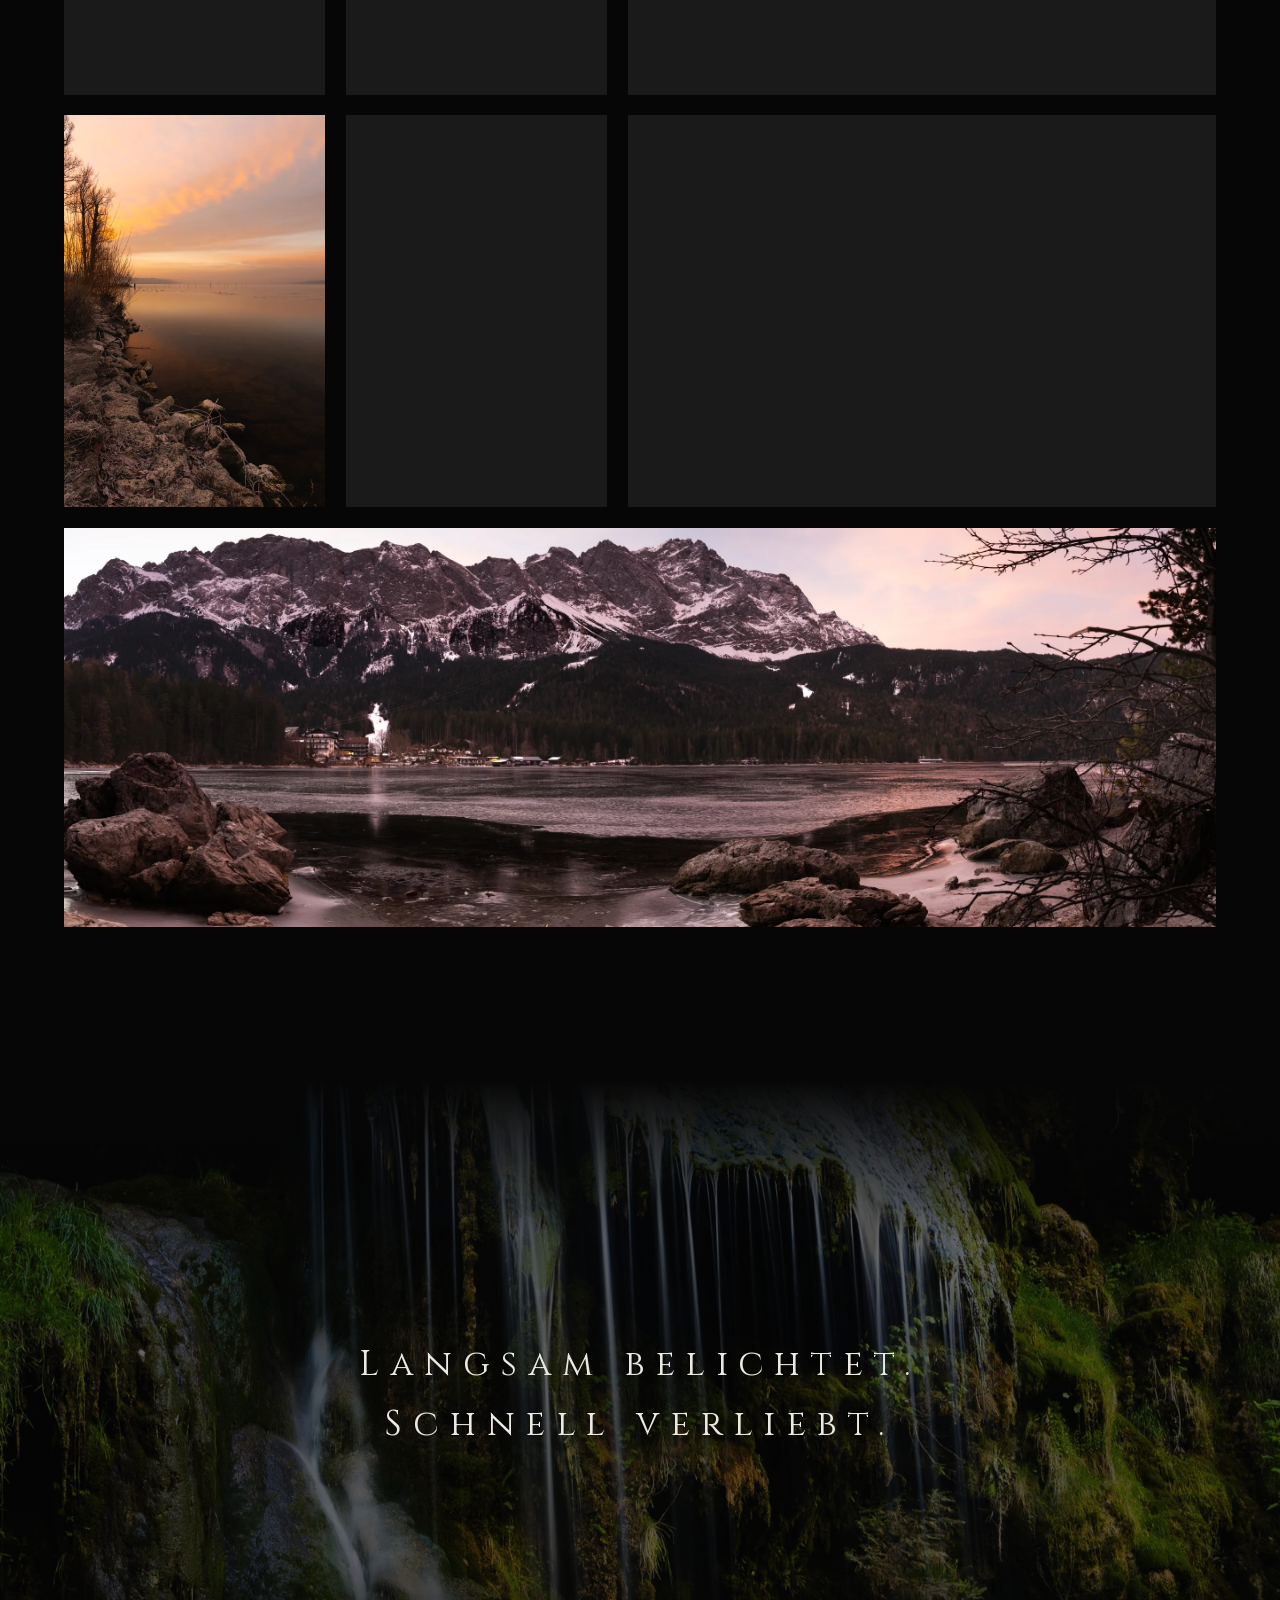
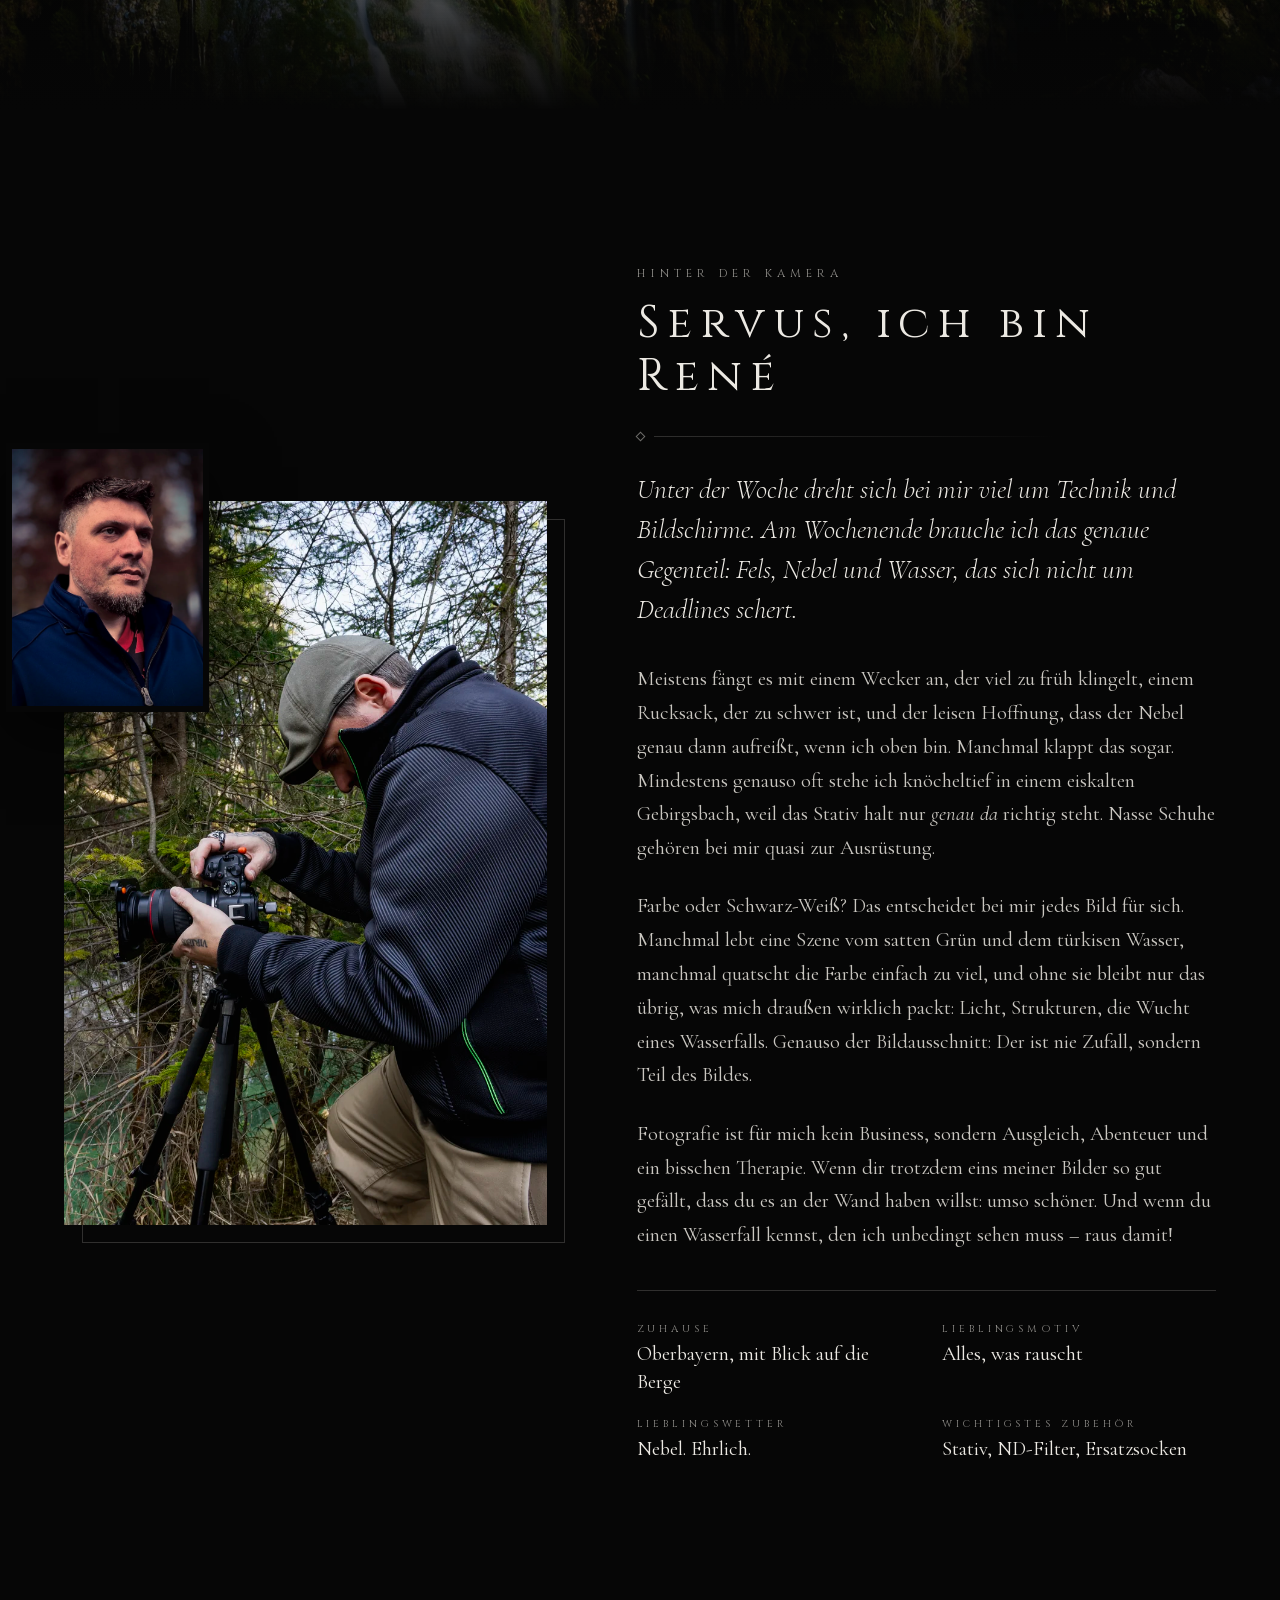
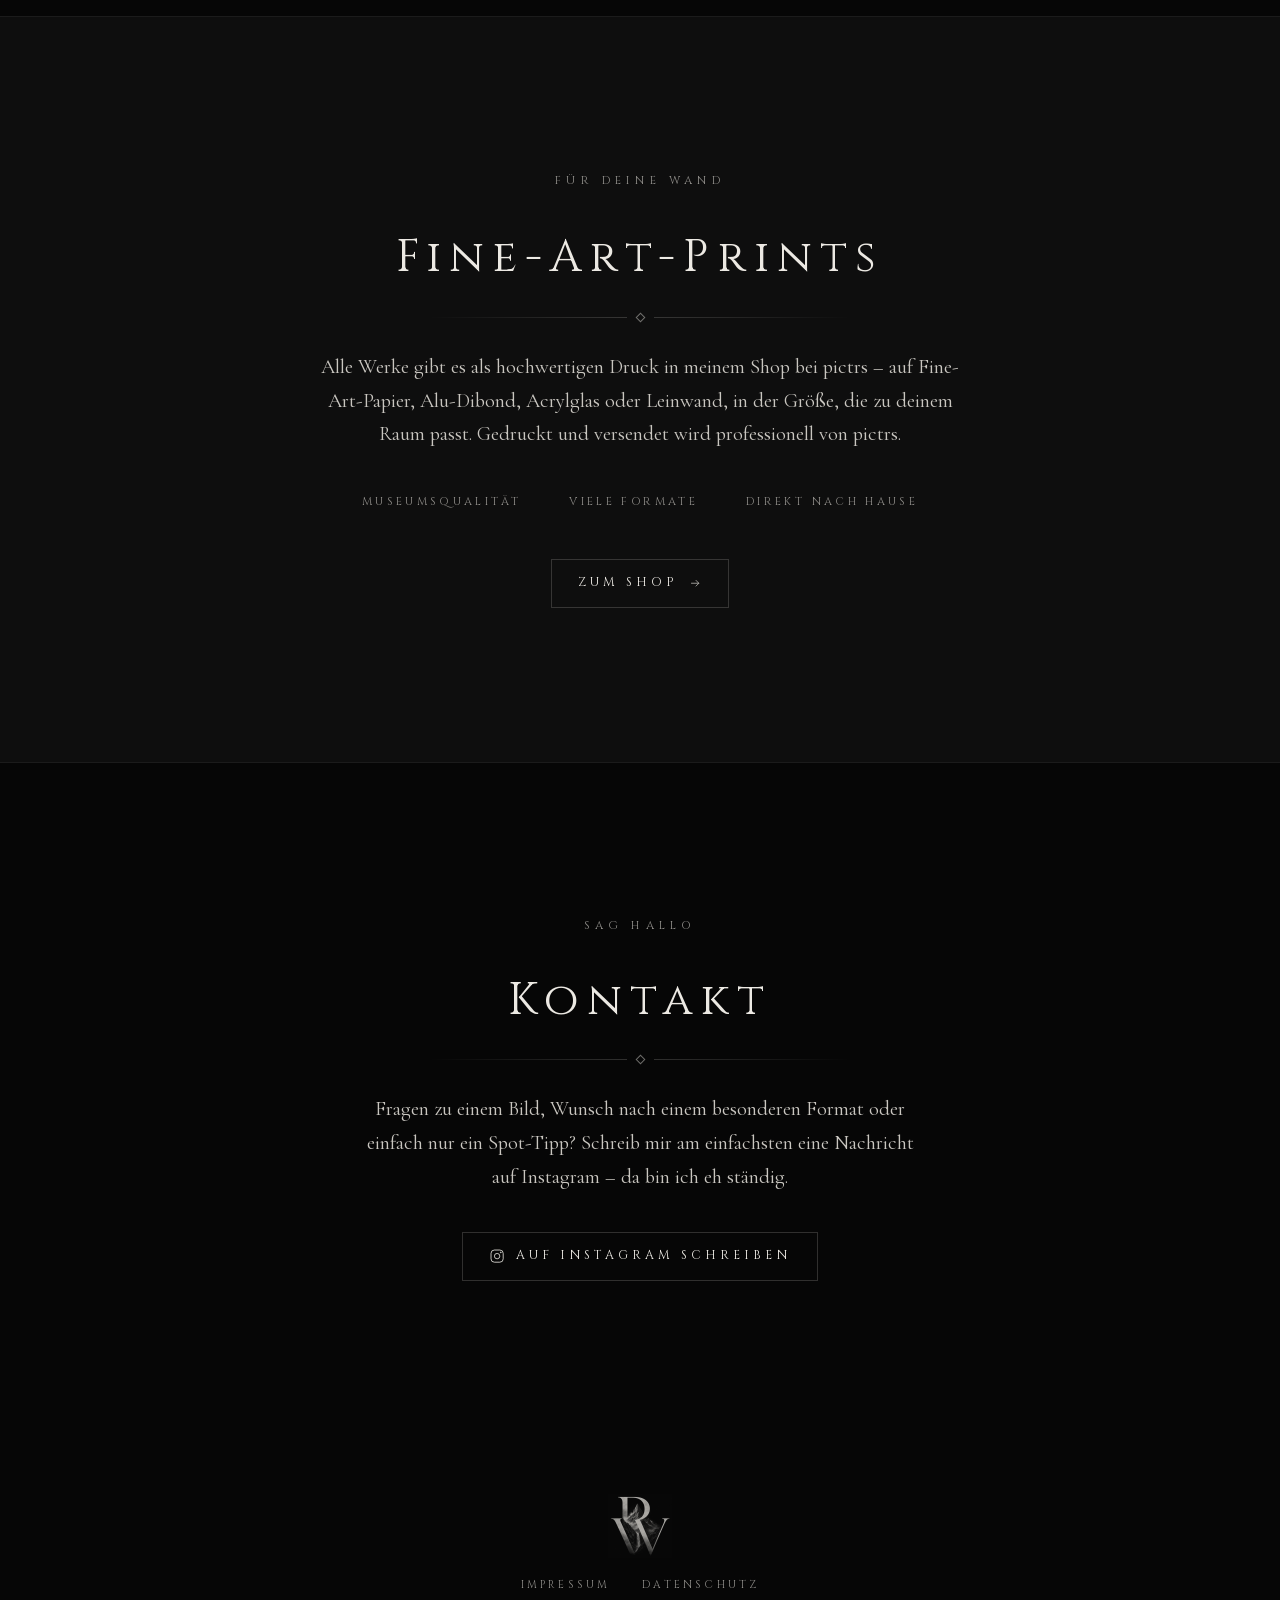
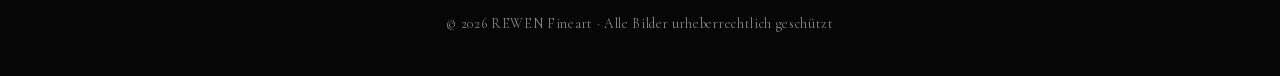
<file: werk.html>
<!doctype html>
<html lang="de">
<head>
  <meta charset="utf-8">
  <meta name="viewport" content="width=device-width, initial-scale=1">
  <title>Werk – REWEN Fineart</title>
  <meta name="description" content="Fine-Art-Fotografie von REWEN.">
  <meta name="theme-color" content="#060606">
  <link rel="icon" href="favicon.png" type="image/png">
  <link rel="apple-touch-icon" href="apple-touch-icon.png">
  <link rel="preload" href="assets/fonts/cinzel.woff2" as="font" type="font/woff2" crossorigin>
  <link rel="stylesheet" href="assets/css/style.css">
</head>
<body>
  <header class="nav" data-solid>
    <a class="nav__brand" href="index.html" aria-label="REWEN Fineart – Startseite">
      <img src="assets/img/monogram.png" alt="" width="44" height="44">
      <span>REWEN</span>
    </a>
    <button class="nav__toggle" aria-label="Menü" aria-expanded="false"><span></span><span></span></button>
    <ul class="nav__links">
      <li><a href="index.html#werke">Werke</a></li>
      <li><a href="index.html#about">Über mich</a></li>
      <li data-needs-shop><a href="index.html#shop">Prints</a></li>
      <li data-needs-instagram><a href="index.html#kontakt">Kontakt</a></li>
    </ul>
  </header>

  <main>
    <article class="werk" id="werk"></article>
    <nav class="pager" id="werk-pager" aria-label="Weitere Werke"></nav>
  </main>

  <footer>
    <img src="assets/img/monogram.png" alt="" width="64" height="64">
    <nav aria-label="Rechtliches">
      <a href="impressum.html">Impressum</a>
      <a href="datenschutz.html">Datenschutz</a>
    </nav>
    <small>© <span class="year">2026</span> REWEN Fineart · Alle Bilder urheberrechtlich geschützt</small>
  </footer>

  <div class="lightbox" role="dialog" aria-modal="true" aria-label="Vollbild" aria-hidden="true">
    <div class="lightbox__stage"><img alt=""></div>
    <button class="lb-btn lb-close" aria-label="Schließen"><svg viewBox="0 0 24 24" fill="none" stroke="currentColor" stroke-width="1.2"><path d="M5 5l14 14M19 5L5 19"/></svg></button>
  </div>

  <script src="assets/js/gallery.js"></script>
  <script src="assets/js/main.js"></script>
  <script src="assets/js/werk.js"></script>
</body>
</html>
</file>
<file: assets/css/style.css>
/* ============================================================
   REWEN FINEART – Stylesheet
   Farbwelt & Typo orientieren sich am Logo:
   tiefes Schwarz, silbriges Weiß, römische Versalien mit Luft.
   ============================================================ */

@font-face {
  font-family: "Cinzel";
  src: url("../fonts/cinzel.woff2") format("woff2");
  font-weight: 400 900;
  font-display: swap;
}
@font-face {
  font-family: "Cormorant";
  src: url("../fonts/cormorant.woff2") format("woff2");
  font-weight: 300 700;
  font-display: swap;
}
@font-face {
  font-family: "Cormorant";
  src: url("../fonts/cormorant-italic.woff2") format("woff2");
  font-weight: 300 700;
  font-style: italic;
  font-display: swap;
}

:root {
  --black: #060606;
  --coal: #0e0e0e;
  --stone: #1a1a1a;
  --mist: #8c8a86;
  --silver: #c9c6c0;
  --white: #ece9e3;
  --line: rgba(236, 233, 227, 0.18);
  --display: "Cinzel", "Trajan Pro", Georgia, serif;
  --serif: "Cormorant", Georgia, "Times New Roman", serif;
  --gutter: clamp(16px, 5vw, 72px);
  --ease: cubic-bezier(0.22, 0.61, 0.36, 1);
}

*, *::before, *::after { box-sizing: border-box; }

html { scroll-behavior: smooth; -webkit-text-size-adjust: 100%; }

body {
  margin: 0;
  background: var(--black);
  color: var(--silver);
  font-family: var(--serif);
  font-size: clamp(1.1rem, 0.35vw + 1rem, 1.3rem);
  line-height: 1.65;
  font-weight: 400;
  -webkit-font-smoothing: antialiased;
  overflow-x: hidden;
}

img { display: block; max-width: 100%; height: auto; }
a { color: inherit; }
::selection { background: var(--white); color: var(--black); }

:focus-visible { outline: 1px solid var(--white); outline-offset: 4px; }

.skip {
  position: absolute; left: -9999px; top: 0;
  background: var(--white); color: var(--black); padding: .5rem 1rem; z-index: 200;
}
.skip:focus { left: 1rem; top: 1rem; }

/* ---------- Typo-Bausteine ---------- */

.eyebrow {
  font-family: var(--display);
  font-size: 0.72rem;
  letter-spacing: 0.45em;
  text-transform: uppercase;
  color: var(--mist);
  margin: 0 0 1.4rem;
}

h1, h2, h3 {
  font-family: var(--display);
  font-weight: 400;
  color: var(--white);
  letter-spacing: 0.18em;
  line-height: 1.2;
  margin: 0;
}

h2 { font-size: clamp(1.6rem, 3vw + 0.6rem, 2.8rem); }

/* Trennlinie mit Raute – wie unter "REWEN" im Logo */
.rule {
  display: flex;
  align-items: center;
  gap: 10px;
  width: min(420px, 80%);
  margin: 1.8rem auto;
  color: var(--line);
}
.rule::before, .rule::after {
  content: ""; flex: 1; height: 1px;
  background: linear-gradient(90deg, transparent, var(--line));
}
.rule::after { background: linear-gradient(90deg, var(--line), transparent); }
.rule span {
  width: 7px; height: 7px; transform: rotate(45deg);
  border: 1px solid rgba(236, 233, 227, 0.45);
}
.rule.left { margin-left: 0; }
.rule.left::before { display: none; }

.btn {
  display: inline-flex;
  align-items: center;
  gap: .9em;
  font-family: var(--display);
  font-size: 0.78rem;
  letter-spacing: 0.32em;
  text-transform: uppercase;
  text-decoration: none;
  color: var(--white);
  padding: 1.05em 2.1em;
  border: 1px solid var(--line);
  background: transparent;
  transition: background .5s var(--ease), color .5s var(--ease), border-color .5s var(--ease);
  cursor: pointer;
}
.btn:hover { background: var(--white); color: var(--black); border-color: var(--white); }
.btn svg { width: 1em; height: 1em; transition: transform .5s var(--ease); }
.btn:hover svg { transform: translateX(4px); }

/* ---------- Navigation ---------- */

.nav {
  position: fixed;
  inset: 0 0 auto 0;
  z-index: 50;
  display: flex;
  align-items: center;
  justify-content: space-between;
  padding: 18px var(--gutter);
  transition: background .6s var(--ease), padding .6s var(--ease), border-color .6s;
  border-bottom: 1px solid transparent;
}
.nav.scrolled {
  background: rgba(6, 6, 6, 0.86);
  backdrop-filter: blur(12px);
  -webkit-backdrop-filter: blur(12px);
  padding-top: 10px; padding-bottom: 10px;
  border-color: rgba(236, 233, 227, 0.06);
}
.nav__brand { display: flex; align-items: center; gap: 14px; text-decoration: none; }
.nav__brand img { width: 44px; height: 44px; mix-blend-mode: screen; }
.nav__brand span {
  font-family: var(--display); font-size: .82rem; letter-spacing: .5em; color: var(--white);
  opacity: 0; transform: translateX(-6px); transition: opacity .6s, transform .6s var(--ease);
}
.nav.scrolled .nav__brand span { opacity: 1; transform: none; }

.nav__links { display: flex; gap: clamp(1.2rem, 3vw, 2.6rem); list-style: none; margin: 0; padding: 0; }
.nav__links a {
  font-family: var(--display);
  font-size: .72rem;
  letter-spacing: .32em;
  text-transform: uppercase;
  text-decoration: none;
  color: var(--silver);
  position: relative;
  padding: 6px 0;
}
.nav__links a::after {
  content: ""; position: absolute; left: 0; right: 0; bottom: 0; height: 1px;
  background: var(--white); transform: scaleX(0); transform-origin: left;
  transition: transform .5s var(--ease);
}
.nav__links a:hover { color: var(--white); }
.nav__links a:hover::after { transform: scaleX(1); }

.nav__toggle {
  display: none; background: none; border: 0; padding: 10px; cursor: pointer; color: var(--white);
}
.nav__toggle span { display: block; width: 26px; height: 1px; background: currentColor; margin: 6px 0; transition: transform .4s var(--ease), opacity .3s; }
.nav.open .nav__toggle span:nth-child(1) { transform: translateY(3.5px) rotate(45deg); }
.nav.open .nav__toggle span:nth-child(2) { transform: translateY(-3.5px) rotate(-45deg); }

@media (max-width: 760px) {
  .nav__toggle { display: block; z-index: 2; }
  .nav__links {
    position: fixed; inset: 0; flex-direction: column; align-items: center; justify-content: center;
    gap: 2.4rem; background: rgba(6, 6, 6, 0.97);
    opacity: 0; pointer-events: none; transition: opacity .5s var(--ease);
  }
  .nav__links a { font-size: .95rem; }
  .nav.open .nav__links { opacity: 1; pointer-events: auto; }
  .nav.open .nav__brand span { opacity: 1; transform: none; }
}

/* ---------- Hero ---------- */

.hero {
  position: relative;
  min-height: 100svh;
  display: grid;
  place-items: center;
  overflow: hidden;
  isolation: isolate;
}
.hero__bg {
  position: absolute; inset: -4% 0;
  z-index: -2;
}
.hero__bg img {
  width: 100%; height: 100%; object-fit: cover; object-position: center 40%;
  /* Nur das Startbild wird bewusst abgedunkelt (S/W-Version, siehe prepare.py --hero),
     damit das Logo zur Geltung kommt. Galeriebilder bleiben unangetastet. */
  filter: brightness(.55) contrast(1.08);
  transform: scale(1.08);
  animation: heroIn 3.2s var(--ease) forwards;
}
@keyframes heroIn { to { transform: scale(1); } }
.hero::before {
  content: ""; position: absolute; inset: 0; z-index: -1;
  background:
    radial-gradient(ellipse at center, rgba(6,6,6,.15) 0%, rgba(6,6,6,.7) 75%),
    linear-gradient(180deg, rgba(6,6,6,.4) 0%, transparent 30%, transparent 65%, var(--black) 100%);
}
.hero__content { text-align: center; padding: 120px var(--gutter) 80px; }
.hero__logo {
  width: clamp(240px, 38vw, 470px);
  margin: 0 auto;
  mix-blend-mode: screen;          /* Logo-Schwarz verschmilzt mit dem Foto */
  opacity: 0;
  animation: fadeUp 1.8s .5s var(--ease) forwards;
}
.hero__claim {
  font-style: italic;
  font-weight: 300;
  font-size: clamp(1.15rem, 1vw + .9rem, 1.55rem);
  color: var(--silver);
  margin: .4rem 0 0;
  opacity: 0;
  animation: fadeUp 1.6s 1.3s var(--ease) forwards;
}
.hero__scroll {
  position: absolute; bottom: 28px; left: 50%; transform: translateX(-50%);
  display: flex; flex-direction: column; align-items: center; gap: 12px;
  font-family: var(--display); font-size: .62rem; letter-spacing: .45em; color: var(--mist);
  text-decoration: none; text-transform: uppercase;
  opacity: 0; animation: fadeIn 1.5s 2.2s forwards;
}
.hero__scroll i {
  display: block; width: 1px; height: 54px;
  background: linear-gradient(var(--white), transparent);
  animation: drip 2.4s ease-in-out infinite;
  transform-origin: top;
}
@keyframes drip { 0% { transform: scaleY(0); } 50% { transform: scaleY(1); } 100% { transform: scaleY(1); opacity: 0; } }
@keyframes fadeUp { from { opacity: 0; transform: translateY(24px); } to { opacity: 1; transform: none; } }
@keyframes fadeIn { to { opacity: 1; } }

/* ---------- Sections ---------- */

section { padding: clamp(80px, 12vw, 160px) var(--gutter); }

.intro { text-align: center; max-width: 900px; margin: 0 auto; }
.intro blockquote {
  margin: 0;
  font-style: italic;
  font-weight: 300;
  font-size: clamp(1.5rem, 2.2vw + .8rem, 2.5rem);
  line-height: 1.4;
  color: var(--white);
}
.intro p { color: var(--mist); max-width: 620px; margin: 0 auto; }

.section-head { text-align: center; margin-bottom: clamp(48px, 7vw, 90px); }

/* ---------- Galerie ---------- */

.filters { display: flex; justify-content: center; flex-wrap: wrap; gap: .6rem 2rem; margin-top: 2rem; }
.filters button {
  background: none; border: 0; cursor: pointer; padding: 6px 0;
  font-family: var(--display); font-size: .7rem; letter-spacing: .35em; text-transform: uppercase;
  color: var(--mist); border-bottom: 1px solid transparent; transition: color .4s, border-color .4s;
}
.filters button:hover { color: var(--white); }
.filters button[aria-pressed="true"] { color: var(--white); border-color: var(--white); }

.gallery {
  display: flex;
  flex-wrap: wrap;
  justify-content: center;
  gap: clamp(10px, 1.6vw, 22px);
  max-width: 1500px;
  margin: 0 auto;
}
.tile {
  position: relative;
  overflow: hidden;
  background: var(--stone);
  display: block;
  width: 100%;
  border: 0; padding: 0;
  text-align: left;
  color: inherit; font: inherit;
}
.tile.hidden { display: none; }
.tile { flex: none; }
.tile img {
  width: 100%; height: 100%;
  transition: transform 1.4s var(--ease);
  -webkit-user-drag: none; user-select: none;
}
.tile::after {
  content: ""; position: absolute; inset: 0; pointer-events: none;
  background: linear-gradient(transparent 40%, rgba(6,6,6,.8));
  opacity: 0; transition: opacity .8s var(--ease);
}
.tile:hover img, .tile:focus-visible img { transform: scale(1.03); }
.tile:hover::after, .tile:focus-visible::after { opacity: 1; }
.tile figcaption {
  position: absolute; inset: auto 0 0 0; z-index: 1;
  padding: 2rem 1.6rem 1.5rem;
  opacity: 0; transform: translateY(10px);
  transition: opacity .7s var(--ease), transform .7s var(--ease);
}
.tile:hover figcaption, .tile:focus-visible figcaption { opacity: 1; transform: none; }
.tile figcaption strong {
  display: block; font-family: var(--display); font-weight: 400;
  font-size: .95rem; letter-spacing: .25em; color: var(--white); text-transform: uppercase;
}
.tile figcaption em { font-size: 1rem; color: var(--silver); }
.tile__more {
  display: block; margin-top: .7rem;
  font-family: var(--display); font-size: .62rem; letter-spacing: .32em; text-transform: uppercase; color: var(--white);
}
@media (hover: none) {
  .tile figcaption { opacity: 1; transform: none; }
  .tile::after { opacity: 1; }
}

/* ---------- Statement / Parallax-Band ---------- */

.band {
  position: relative;
  min-height: 70vh;
  display: grid; place-items: center;
  text-align: center;
  overflow: hidden;
  isolation: isolate;
}
.band__bg {
  position: absolute; inset: -20% 0; z-index: -2;
  background-size: cover; background-position: center;
  will-change: transform;
}
.band::before {
  content: ""; position: absolute; inset: 0; z-index: -1;
  background: linear-gradient(var(--black), rgba(6,6,6,.6) 25%, rgba(6,6,6,.6) 75%, var(--black));
}
.band p {
  font-family: var(--display);
  font-size: clamp(1.1rem, 2.4vw + .4rem, 2.2rem);
  letter-spacing: .32em;
  line-height: 1.7;
  color: var(--white);
  margin: 0; max-width: 1000px;
}

/* ---------- Über mich ---------- */

.about {
  display: grid;
  grid-template-columns: minmax(0, 5fr) minmax(0, 6fr);
  gap: clamp(40px, 7vw, 110px);
  align-items: center;
  max-width: 1300px;
  margin: 0 auto;
}
.about__img { position: relative; }
.about__img img { width: 100%; }
.about__img .about__inset {
  position: absolute;
  width: 42%;
  left: -12%;
  top: -8%;
  border: 6px solid var(--black);
  box-shadow: 0 24px 60px rgba(0,0,0,.6);
}
.about__img::after {
  content: ""; position: absolute; inset: 18px -18px -18px 18px;
  border: 1px solid var(--line); z-index: -1;
}
.about__text h2 { margin-bottom: .2rem; }
.about__text p { margin: 0 0 1.2em; }
.about__text p.lead { font-size: 1.35em; font-style: italic; color: var(--white); font-weight: 300; line-height: 1.45; }
.facts {
  list-style: none; padding: 0; margin: 2.4rem 0 0;
  display: grid; grid-template-columns: repeat(2, minmax(0, 1fr)); gap: 1.4rem 2rem;
  border-top: 1px solid var(--line); padding-top: 2rem;
}
.facts li span {
  display: block; font-family: var(--display); font-size: .64rem; letter-spacing: .38em;
  text-transform: uppercase; color: var(--mist); margin-bottom: .2rem;
}
.facts li { color: var(--white); line-height: 1.35; }

@media (max-width: 860px) {
  .about { grid-template-columns: 1fr; }
  .about__img { max-width: 440px; margin: 2.5rem auto 2rem; width: calc(100% - 18px); }
  .about__img .about__inset { left: -4%; width: 38%; }
}
@media (max-width: 420px) { .facts { grid-template-columns: 1fr; } }

/* ---------- Shop ---------- */

.shop {
  text-align: center;
  background: var(--coal);
  border-top: 1px solid rgba(236,233,227,.06);
  border-bottom: 1px solid rgba(236,233,227,.06);
}
.shop p { max-width: 640px; margin: 0 auto 2.6rem; }
.shop__perks {
  display: flex; justify-content: center; flex-wrap: wrap; gap: 1rem 3rem;
  list-style: none; padding: 0; margin: 0 0 3rem;
  font-family: var(--display); font-size: .7rem; letter-spacing: .3em; text-transform: uppercase; color: var(--mist);
}

/* ---------- Kontakt ---------- */

.contact { text-align: center; }
.contact p { max-width: 560px; margin: 0 auto 2.4rem; }
.contact__links { display: flex; justify-content: center; flex-wrap: wrap; gap: 1rem; }
.contact__links svg { width: 1.3em; height: 1.3em; }
.contact__links .btn:hover svg { transform: none; }

/* ---------- Footer ---------- */

footer {
  padding: 60px var(--gutter) 40px;
  text-align: center;
  font-size: .95rem;
  color: var(--mist);
}
footer img { width: 64px; margin: 0 auto 1.2rem; mix-blend-mode: screen; opacity: .8; }
footer nav { display: flex; justify-content: center; gap: 2rem; margin-bottom: 1rem; }
footer a {
  font-family: var(--display); font-size: .66rem; letter-spacing: .3em; text-transform: uppercase;
  text-decoration: none; color: var(--mist);
}
footer a:hover { color: var(--white); }
footer small { font-size: .85rem; letter-spacing: .05em; }

/* ---------- Werk-Detailseite ---------- */

.werk {
  display: grid;
  grid-template-columns: minmax(0, 7fr) minmax(0, 5fr);
  gap: clamp(36px, 6vw, 100px);
  align-items: start;
  max-width: 1500px;
  margin: 0 auto;
  padding: 120px var(--gutter) clamp(60px, 8vw, 120px);
}
.werk__figure { margin: 0; position: sticky; top: 96px; }
.werk__zoom {
  display: block; width: 100%; padding: 0; border: 0; background: none; cursor: zoom-in;
}
.werk__zoom img {
  width: auto; max-width: 100%; max-height: calc(100svh - 140px); margin: 0 auto;
  box-shadow: 0 30px 80px rgba(0,0,0,.55);
  animation: fadeIn 1.2s var(--ease) both; opacity: 0;
}
.werk__info { padding-top: clamp(0px, 4vw, 60px); }
.werk__info h1 { font-size: clamp(1.8rem, 3vw + .6rem, 3rem); }
.werk__facts { margin: 0 0 2.4rem; display: grid; gap: .9rem; }
.werk__facts div { display: grid; grid-template-columns: 7.5rem 1fr; gap: 1rem; align-items: baseline; }
.werk__facts dt {
  font-family: var(--display); font-size: .64rem; letter-spacing: .34em; text-transform: uppercase; color: var(--mist);
}
.werk__facts dd { margin: 0; color: var(--white); }
.werk__story { border-top: 1px solid var(--line); padding-top: 2rem; margin-bottom: 2.6rem; }
.werk__story p { margin: 0 0 1.2em; }
.werk__story .eyebrow + p { font-size: 1.2em; font-style: italic; color: var(--white); line-height: 1.5; }

.pager {
  display: grid; grid-template-columns: 1fr auto 1fr; align-items: center; gap: 1rem;
  max-width: 1500px; margin: 0 auto; padding: 36px var(--gutter);
  border-top: 1px solid rgba(236,233,227,.08); border-bottom: 1px solid rgba(236,233,227,.08);
}
.pager a { text-decoration: none; }
.pager__link { display: flex; align-items: center; gap: 1.1rem; color: var(--white); font-family: var(--display); letter-spacing: .16em; font-size: .9rem; }
.pager__link.next { justify-content: flex-end; text-align: right; }
.pager__link img { width: 64px; height: 64px; object-fit: cover; opacity: .75; transition: opacity .5s; }
.pager__link:hover img { opacity: 1; }
.pager__link small { display: block; font-size: .6rem; letter-spacing: .34em; color: var(--mist); text-transform: uppercase; margin-bottom: .2rem; }
.pager__all {
  font-family: var(--display); font-size: .66rem; letter-spacing: .34em; text-transform: uppercase; color: var(--mist);
}
.pager__all:hover { color: var(--white); }

.werk--wide { grid-template-columns: minmax(0, 1fr); }
.werk--wide .werk__figure { position: static; }
.werk--wide .werk__info { max-width: 760px; padding-top: 0; }

@media (max-width: 900px) {
  .werk { grid-template-columns: 1fr; padding-top: 96px; }
  .werk__figure { position: static; }
  .werk__zoom img { max-height: 80svh; }
}
@media (max-width: 600px) {
  .pager { grid-template-columns: 1fr 1fr; }
  .pager__all { grid-column: 1 / -1; grid-row: 2; text-align: center; padding-top: .6rem; }
  .pager__link img { display: none; }
  .pager__link { font-size: .8rem; }
}

/* ---------- Lightbox ---------- */

.lightbox {
  position: fixed; inset: 0; z-index: 150;
  background: rgba(4, 4, 4, .97);
  display: grid; grid-template-rows: 1fr auto;
  opacity: 0; pointer-events: none; transition: opacity .5s var(--ease);
}
.lightbox.open { opacity: 1; pointer-events: auto; }
.lightbox__stage { display: grid; place-items: center; padding: 64px 70px 10px; min-height: 0; }
.lightbox__stage img {
  max-width: 100%; max-height: calc(100svh - 150px); object-fit: contain;
  box-shadow: 0 30px 80px rgba(0,0,0,.6);
  transition: opacity .35s var(--ease);
  user-select: none; -webkit-user-drag: none;
}
.lightbox__stage img.loading { opacity: 0; }
.lightbox__meta { text-align: center; padding: 14px 20px 26px; }
.lightbox__meta strong {
  display: block; font-family: var(--display); font-weight: 400; color: var(--white);
  letter-spacing: .3em; text-transform: uppercase; font-size: .9rem;
}
.lightbox__meta em { color: var(--mist); }
.lightbox__meta a { margin-left: .6em; color: var(--silver); font-style: italic; }
.lb-btn {
  position: absolute; background: none; border: 0; color: var(--silver); cursor: pointer;
  width: 56px; height: 56px; display: grid; place-items: center; transition: color .3s;
}
.lb-btn:hover { color: var(--white); }
.lb-btn svg { width: 26px; height: 26px; }
.lb-close { top: 10px; right: 10px; }
.lb-prev { left: 8px; top: 50%; transform: translateY(-50%); }
.lb-next { right: 8px; top: 50%; transform: translateY(-50%); }
.lb-count {
  position: absolute; top: 26px; left: 28px;
  font-family: var(--display); font-size: .68rem; letter-spacing: .3em; color: var(--mist);
}
@media (max-width: 600px) {
  .lightbox__stage { padding: 60px 8px 0; }
}

/* ---------- Scroll-Reveal ---------- */

.reveal { opacity: 0; transform: translateY(30px); transition: opacity 1.2s var(--ease), transform 1.2s var(--ease); }
.reveal.in { opacity: 1; transform: none; }

/* ---------- Rechtstexte ---------- */

.legal { max-width: 760px; margin: 0 auto; padding-top: 160px; }
.legal h1 { font-size: clamp(1.5rem, 3vw, 2.4rem); margin-bottom: 2rem; }
.legal h2 { font-size: 1.05rem; letter-spacing: .2em; margin: 2.6rem 0 .8rem; }
.legal p, .legal li { color: var(--silver); }
.legal .todo { background: rgba(236,233,227,.08); padding: 0 .3em; color: var(--white); }

@media (prefers-reduced-motion: reduce) {
  *, *::before, *::after { animation-duration: .01ms !important; animation-delay: 0s !important; transition-duration: .01ms !important; }
  .reveal { opacity: 1; transform: none; }
  html { scroll-behavior: auto; }
}
</file>
